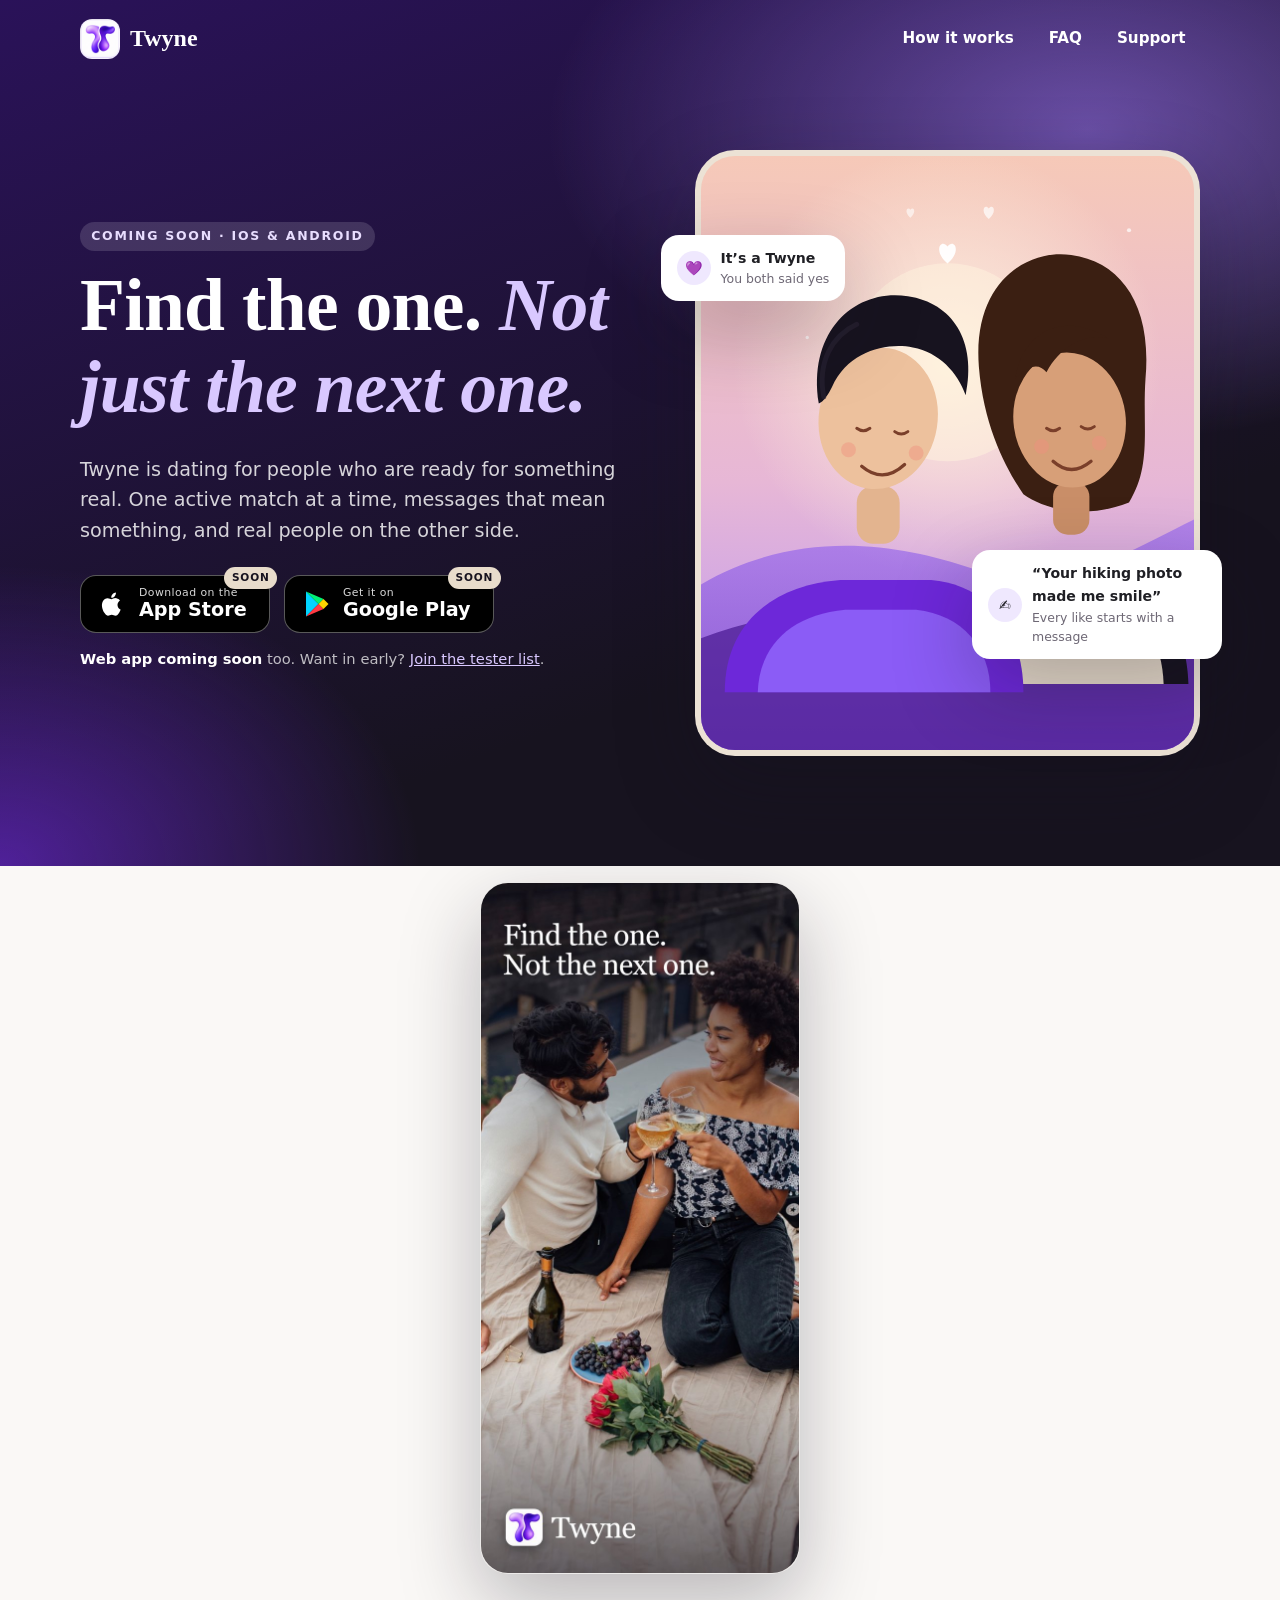
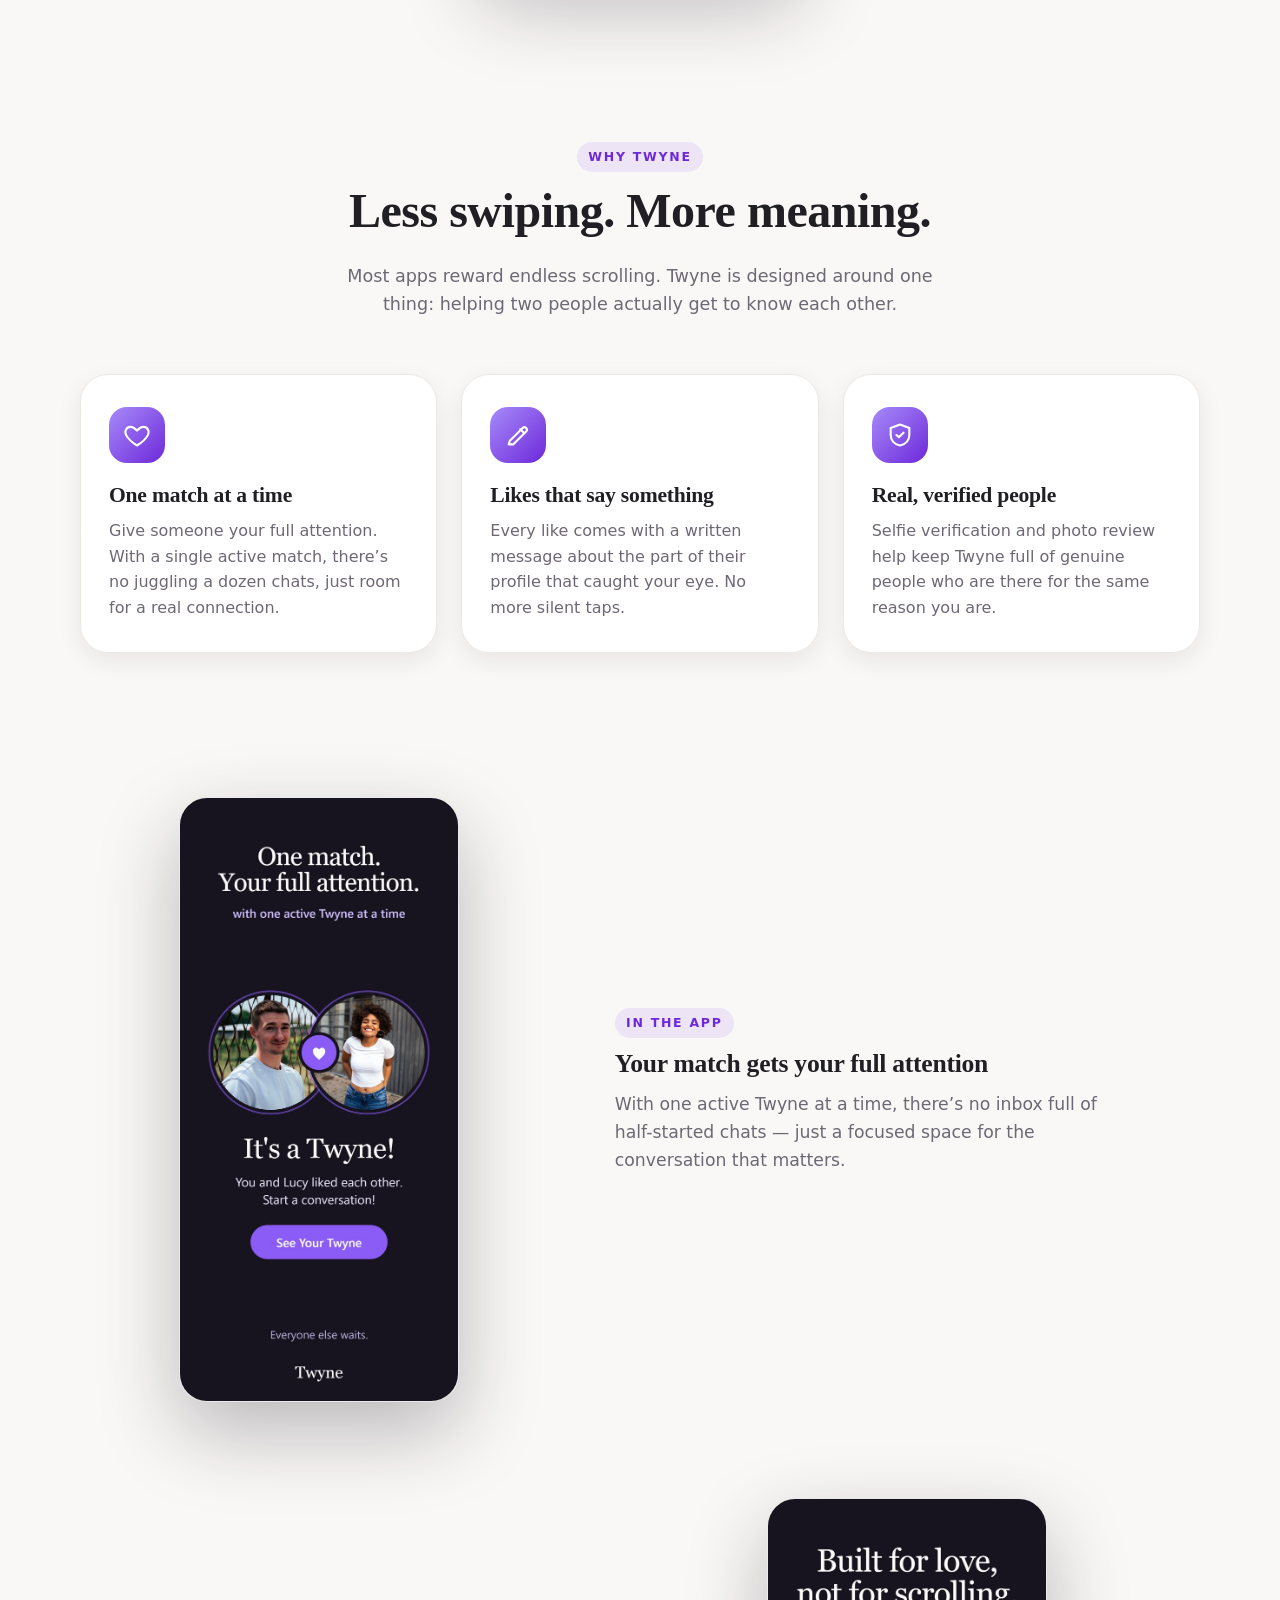
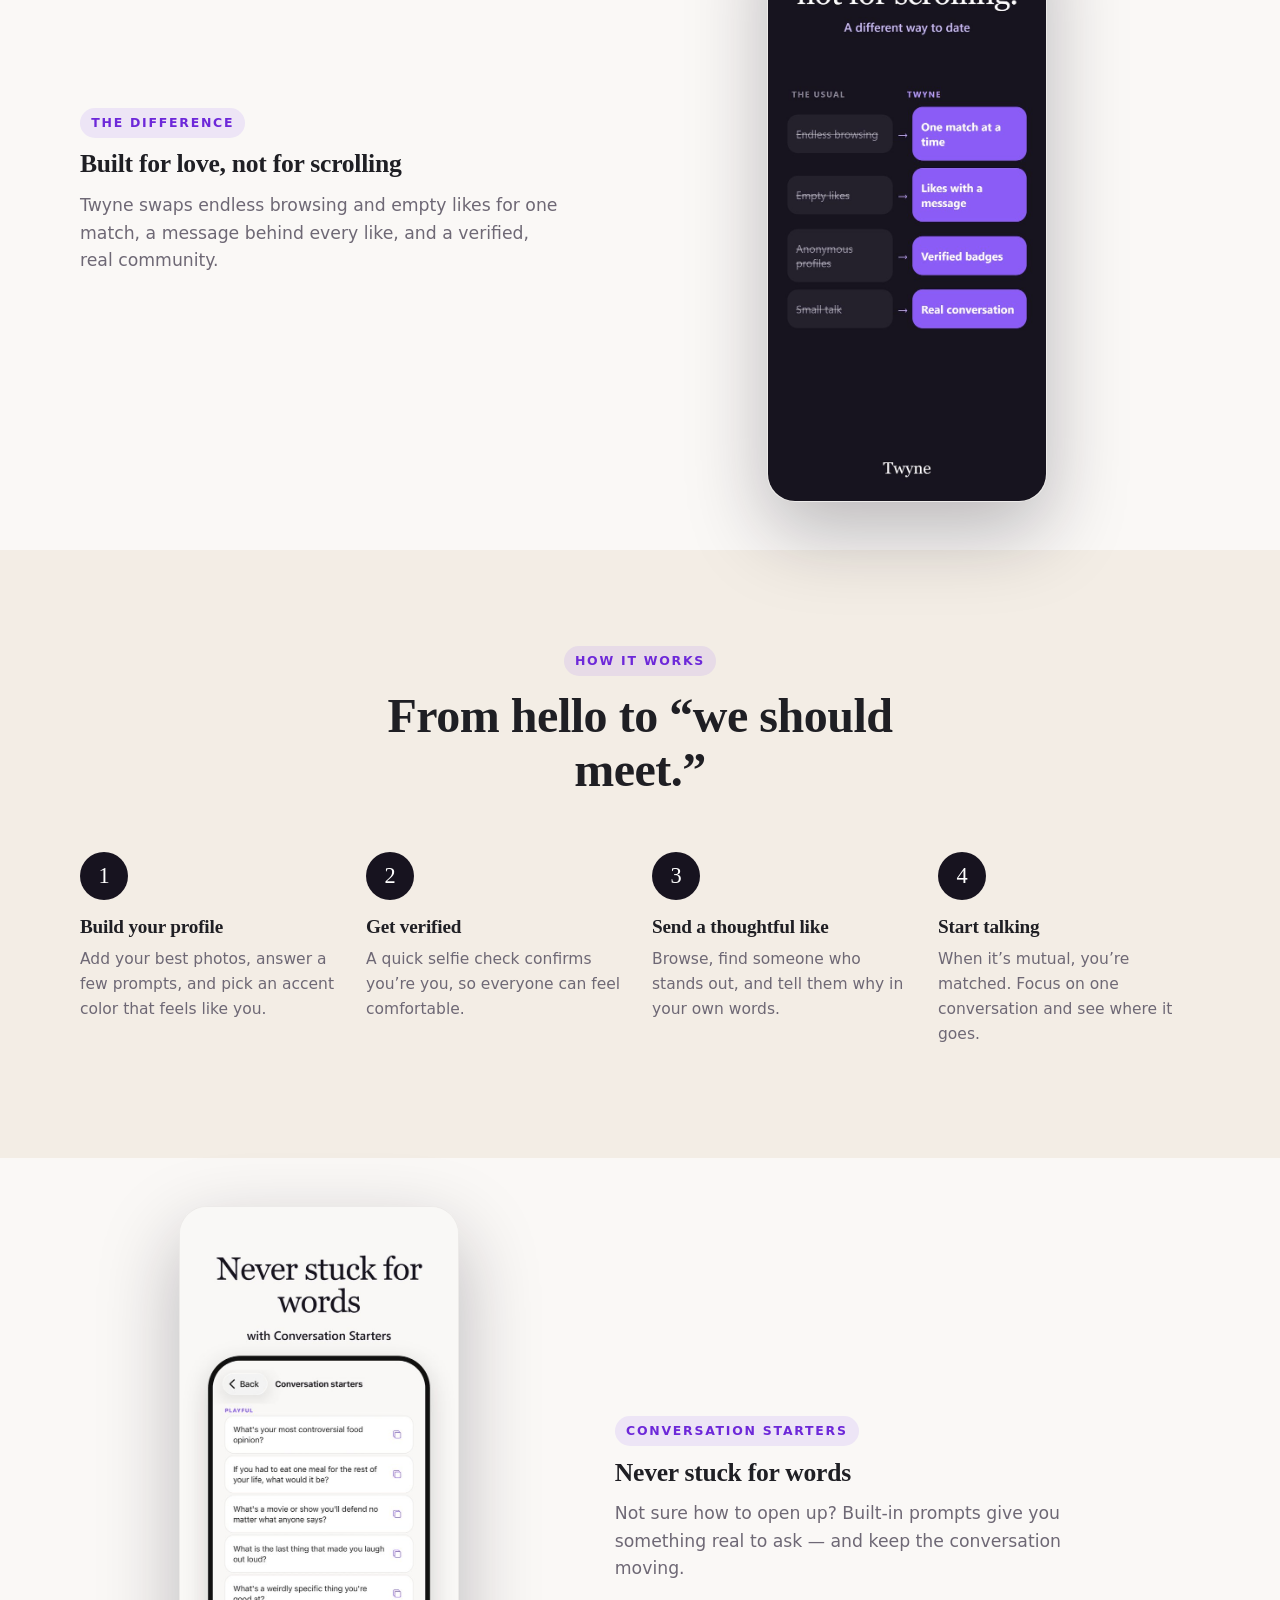
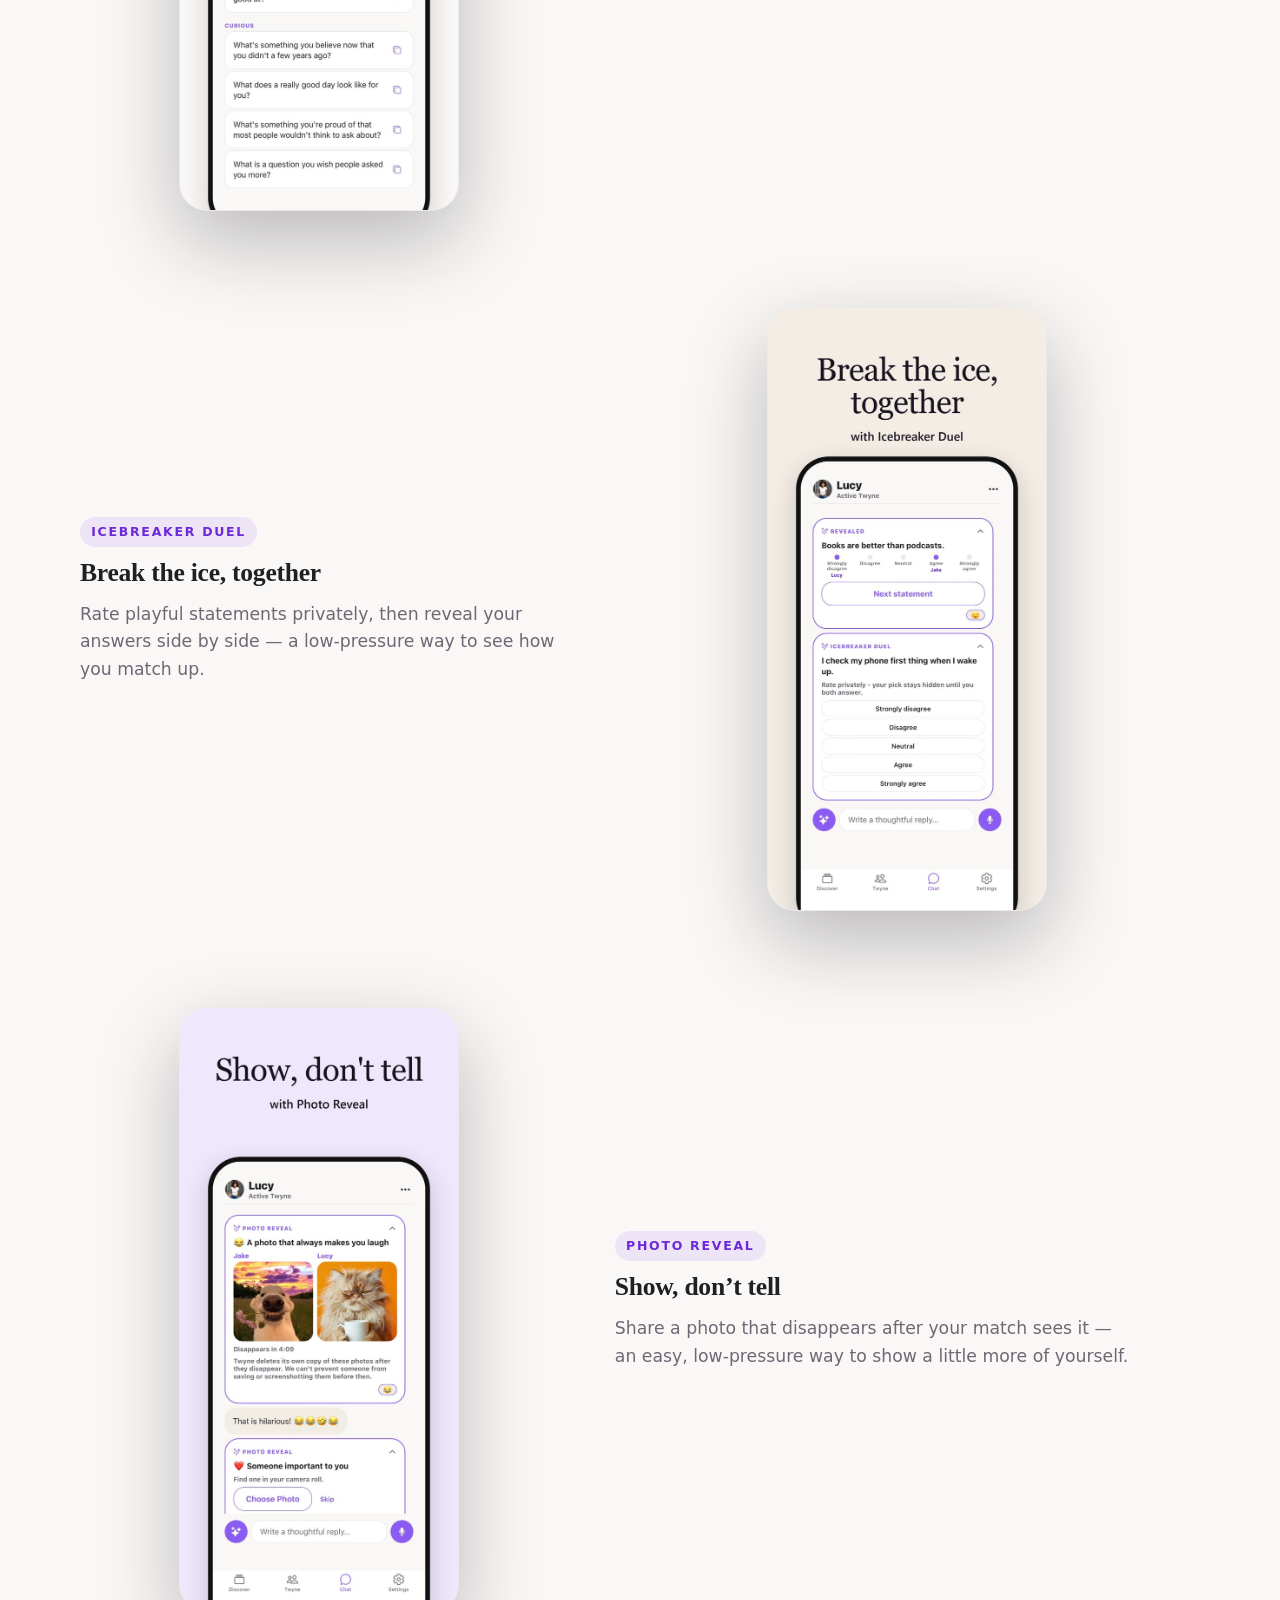
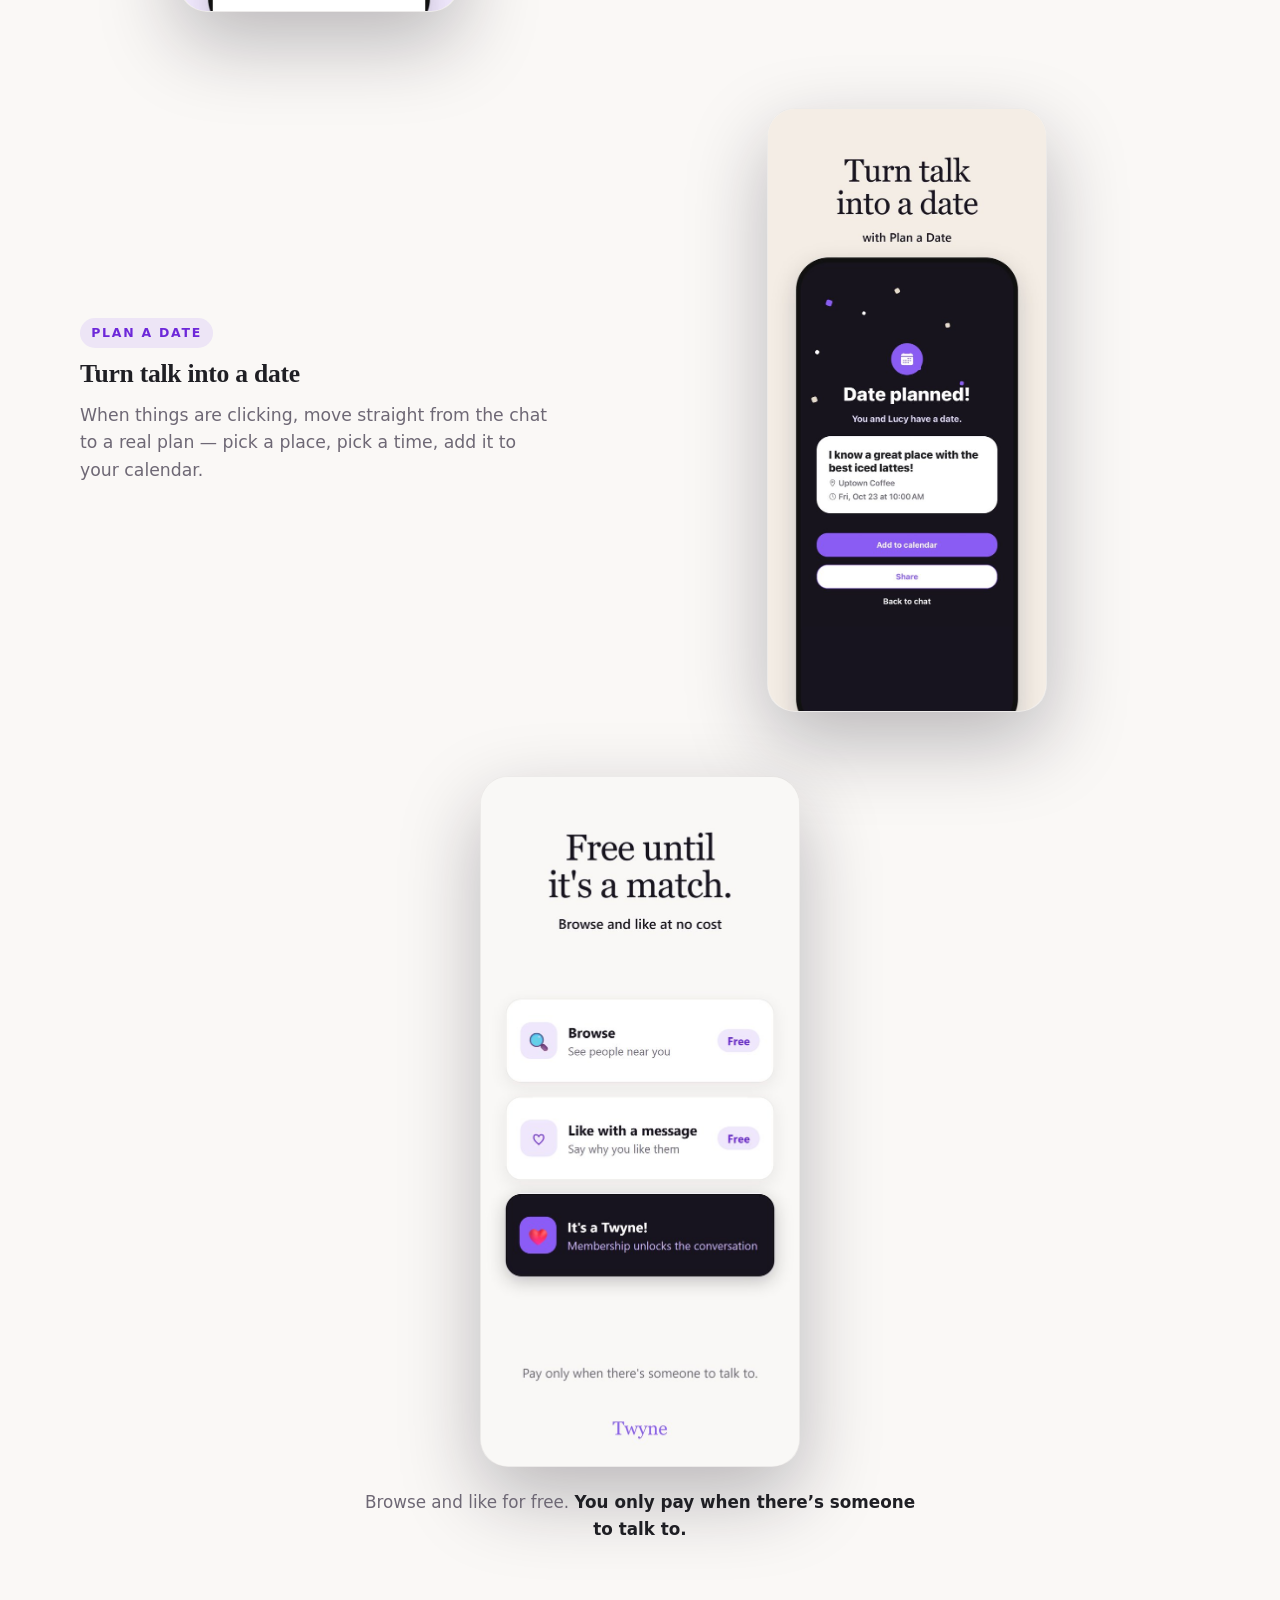
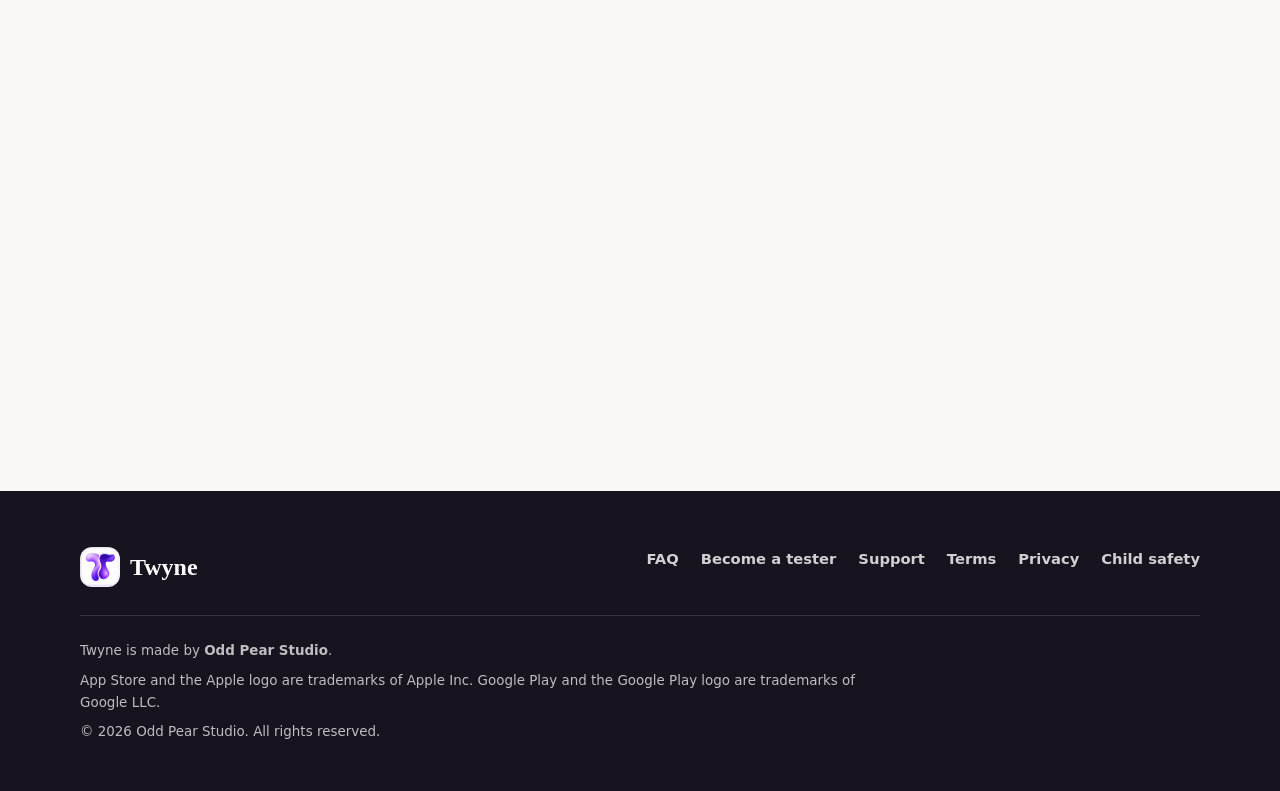
<file: index.html>
<!doctype html>
<html lang="en">
<head>
  <meta charset="utf-8">
  <meta name="viewport" content="width=device-width, initial-scale=1">
  <title>Twyne — Dating for people who want something real</title>
  <meta name="description" content="Twyne is a dating app built for long-term relationships: one active match at a time, thoughtful messages, verified people. Coming soon to the App Store and Google Play.">
  <meta name="theme-color" content="#8B5CF6">
  <link rel="canonical" href="https://twyne-dating.com/">
  <link rel="icon" href="assets/icon-192.png">
  <link rel="apple-touch-icon" href="assets/icon-192.png">
  <meta property="og:type" content="website">
  <meta property="og:title" content="Twyne — Dating for people who want something real">
  <meta property="og:description" content="One match at a time. Thoughtful messages. Verified people. Coming soon to iOS and Android.">
  <meta property="og:url" content="https://twyne-dating.com/">
  <meta property="og:image" content="https://twyne-dating.com/assets/icon-512.png">
  <link rel="stylesheet" href="styles.css">
</head>
<body>

<header class="nav on-dark">
  <div class="wrap">
    <a class="brand" href="./"><img src="assets/icon-192.png" alt="" width="40" height="40">Twyne</a>
    <nav class="nav-links" aria-label="Main">
      <a href="#how">How it works</a>
      <a href="faq.html">FAQ</a>
      <a href="support">Support</a>
    </nav>
  </div>
</header>

<main>
  <section class="hero">
    <div class="wrap">
      <div>
        <span class="eyebrow">Coming soon · iOS &amp; Android</span>
        <h1>Find the one. <em>Not just the next one.</em></h1>
        <p class="lead">Twyne is dating for people who are ready for something real. One active match at a time, messages that mean something, and real people on the other side.</p>

        <div class="stores">
          <!-- Replace href="#" with the live store URLs at launch, and remove aria-disabled / the .soon badge. -->
          <a class="store" href="#" aria-disabled="true" aria-label="Download on the App Store — coming soon">
            <svg viewBox="0 0 24 24" fill="#fff" aria-hidden="true"><path d="M16.4 12.6c0-2.3 1.9-3.4 2-3.5-1.1-1.6-2.8-1.8-3.4-1.8-1.4-.1-2.8.9-3.5.9s-1.8-.8-3-.8c-1.5 0-3 .9-3.8 2.3-1.6 2.8-.4 7 1.2 9.3.8 1.1 1.7 2.4 2.9 2.3 1.2 0 1.6-.7 3-.7s1.8.7 3 .7c1.2 0 2-1.1 2.8-2.2.9-1.3 1.2-2.5 1.3-2.6-.1 0-2.5-1-2.5-3.9zM14.2 5.7c.6-.8 1.1-1.8.9-2.9-.9 0-2 .6-2.7 1.4-.6.7-1.1 1.8-1 2.8 1 .1 2-.5 2.8-1.3z"/></svg>
            <span><small>Download on the</small><strong>App Store</strong></span>
            <span class="soon">Soon</span>
          </a>
          <a class="store" href="#" aria-disabled="true" aria-label="Get it on Google Play — coming soon">
            <svg viewBox="0 0 24 24" aria-hidden="true"><path fill="#00D4FF" d="M4 2 14 12 4 22Z"/><path fill="#00F076" d="M4 2 14 12 18 8Z"/><path fill="#FF3A44" d="M4 22 14 12 18 16Z"/><path fill="#FFD400" d="M18 8 22 12 18 16 14 12Z"/></svg>
            <span><small>Get it on</small><strong>Google Play</strong></span>
            <span class="soon">Soon</span>
          </a>
        </div>
        <p class="web-soon"><b>Web app coming soon</b> too. Want in early? <a href="testers.html" style="color:#D9C8FF">Join the tester list</a>.</p>
      </div>

      <div class="hero-art">
        <div class="photo-card">
          <!-- Swap for a real photo any time: save it as assets/couple.jpg and change the src below. -->
          <img src="assets/couple.svg" alt="A couple laughing together, heads leaning in" width="600" height="720">
        </div>
        <div class="chip c1">
          <span class="dot">💜</span>
          <span>It’s a Twyne<small>You both said yes</small></span>
        </div>
        <div class="chip c2">
          <span class="dot">✍️</span>
          <span>“Your hiking photo made me smile”<small>Every like starts with a message</small></span>
        </div>
      </div>
    </div>
  </section>

  <section class="showcase-banner">
    <div class="wrap">
      <div class="shot reveal">
        <img src="assets/screens/twyne-ios-7.jpg" alt="Twyne app screenshot: a couple toasting on a rooftop picnic, with the headline 'Find the one. Not the next one.'" width="640" height="1387" loading="lazy">
      </div>
    </div>
  </section>

  <section id="why">
    <div class="wrap">
      <div class="section-head reveal">
        <span class="eyebrow">Why Twyne</span>
        <h2>Less swiping. More meaning.</h2>
        <p>Most apps reward endless scrolling. Twyne is designed around one thing: helping two people actually get to know each other.</p>
      </div>
      <div class="cards">
        <article class="card reveal">
          <div class="icon"><svg viewBox="0 0 24 24"><path d="M12 21s-7-4.4-9.3-8.9C1 8.6 3 5 6.5 5c2 0 3.5 1.1 5.5 3.2C14 6.1 15.5 5 17.5 5 21 5 23 8.6 21.3 12.1 19 16.6 12 21 12 21Z"/></svg></div>
          <h3>One match at a time</h3>
          <p>Give someone your full attention. With a single active match, there’s no juggling a dozen chats, just room for a real connection.</p>
        </article>
        <article class="card reveal">
          <div class="icon"><svg viewBox="0 0 24 24"><path d="M4 20h4L19 9a2.1 2.1 0 0 0-3-3L5 17l-1 3Z"/><path d="m14 7 3 3"/></svg></div>
          <h3>Likes that say something</h3>
          <p>Every like comes with a written message about the part of their profile that caught your eye. No more silent taps.</p>
        </article>
        <article class="card reveal">
          <div class="icon"><svg viewBox="0 0 24 24"><path d="M12 3 4 6v6c0 4.5 3.2 8 8 9 4.8-1 8-4.5 8-9V6l-8-3Z"/><path d="m9 12 2 2 4-4"/></svg></div>
          <h3>Real, verified people</h3>
          <p>Selfie verification and photo review help keep Twyne full of genuine people who are there for the same reason you are.</p>
        </article>
      </div>
    </div>
  </section>

  <section class="showcase">
    <div class="wrap">
      <div class="shot-col shot reveal">
        <img src="assets/screens/twyne-ios-6a.jpg" alt="Twyne app screenshot showing a match screen: It's a Twyne! You and Lucy liked each other." width="640" height="1387" loading="lazy">
      </div>
      <div class="text-col reveal">
        <span class="eyebrow">In the app</span>
        <h3>Your match gets your full attention</h3>
        <p>With one active Twyne at a time, there’s no inbox full of half-started chats — just a focused space for the conversation that matters.</p>
      </div>
    </div>
  </section>

  <section class="showcase flip">
    <div class="wrap">
      <div class="shot-col shot reveal">
        <img src="assets/screens/twyne-ios-9b.jpg" alt="Twyne app screenshot comparing 'the usual' dating app habits to Twyne: one match at a time, likes with a message, verified badges, real conversation." width="640" height="1387" loading="lazy">
      </div>
      <div class="text-col reveal">
        <span class="eyebrow">The difference</span>
        <h3>Built for love, not for scrolling</h3>
        <p>Twyne swaps endless browsing and empty likes for one match, a message behind every like, and a verified, real community.</p>
      </div>
    </div>
  </section>

  <section id="how" class="steps">
    <div class="wrap">
      <div class="section-head reveal">
        <span class="eyebrow">How it works</span>
        <h2>From hello to “we should meet.”</h2>
      </div>
      <div class="step-list">
        <div class="step reveal"><h3>Build your profile</h3><p>Add your best photos, answer a few prompts, and pick an accent color that feels like you.</p></div>
        <div class="step reveal"><h3>Get verified</h3><p>A quick selfie check confirms you’re you, so everyone can feel comfortable.</p></div>
        <div class="step reveal"><h3>Send a thoughtful like</h3><p>Browse, find someone who stands out, and tell them why in your own words.</p></div>
        <div class="step reveal"><h3>Start talking</h3><p>When it’s mutual, you’re matched. Focus on one conversation and see where it goes.</p></div>
      </div>
    </div>
  </section>

  <section class="showcase">
    <div class="wrap">
      <div class="shot-col shot reveal">
        <img src="assets/screens/twyne-ios-5.jpg" alt="Twyne app screenshot of the Conversation Starters screen with playful and curious prompts." width="640" height="1387" loading="lazy">
      </div>
      <div class="text-col reveal">
        <span class="eyebrow">Conversation starters</span>
        <h3>Never stuck for words</h3>
        <p>Not sure how to open up? Built-in prompts give you something real to ask — and keep the conversation moving.</p>
      </div>
    </div>
  </section>

  <section class="showcase flip">
    <div class="wrap">
      <div class="shot-col shot reveal">
        <img src="assets/screens/twyne-ios-10.jpg" alt="Twyne app screenshot of Icebreaker Duel, where both people privately rate a statement and reveal their answers together." width="640" height="1387" loading="lazy">
      </div>
      <div class="text-col reveal">
        <span class="eyebrow">Icebreaker Duel</span>
        <h3>Break the ice, together</h3>
        <p>Rate playful statements privately, then reveal your answers side by side — a low-pressure way to see how you match up.</p>
      </div>
    </div>
  </section>

  <section class="showcase">
    <div class="wrap">
      <div class="shot-col shot reveal">
        <img src="assets/screens/twyne-ios-11.jpg" alt="Twyne app screenshot of Photo Reveal, sharing a photo that disappears after a few minutes." width="640" height="1387" loading="lazy">
      </div>
      <div class="text-col reveal">
        <span class="eyebrow">Photo Reveal</span>
        <h3>Show, don’t tell</h3>
        <p>Share a photo that disappears after your match sees it — an easy, low-pressure way to show a little more of yourself.</p>
      </div>
    </div>
  </section>

  <section class="showcase flip">
    <div class="wrap">
      <div class="shot-col shot reveal">
        <img src="assets/screens/twyne-ios-13.jpg" alt="Twyne app screenshot of Plan a Date, confirming a coffee date with location and time." width="640" height="1387" loading="lazy">
      </div>
      <div class="text-col reveal">
        <span class="eyebrow">Plan a date</span>
        <h3>Turn talk into a date</h3>
        <p>When things are clicking, move straight from the chat to a real plan — pick a place, pick a time, add it to your calendar.</p>
      </div>
    </div>
  </section>

  <section class="showcase-banner">
    <div class="wrap">
      <div class="shot reveal">
        <img src="assets/screens/twyne-ios-8a.jpg" alt="Twyne app screenshot: Free until it's a match. Browsing and liking are free; membership unlocks the conversation." width="640" height="1387" loading="lazy">
      </div>
      <p class="caption">Browse and like for free. <b>You only pay when there’s someone to talk to.</b></p>
    </div>
  </section>

  <section>
    <div class="wrap">
      <div class="band reveal">
        <div>
          <h2>Be one of the first to try Twyne.</h2>
          <p>We’re opening up testing before launch. Tell us a little about yourself and help shape the app.</p>
        </div>
        <div class="actions">
          <a class="btn ghost" href="faq.html">Read the FAQ</a>
        </div>
      </div>
    </div>
  </section>
</main>

<footer class="footer">
  <div class="wrap">
    <div class="top">
      <a class="brand" href="./"><img src="assets/icon-192.png" alt="" width="40" height="40">Twyne</a>
      <nav aria-label="Footer"><a href="faq.html">FAQ</a><a href="testers.html">Become a tester</a><a href="support">Support</a><a href="terms">Terms</a><a href="privacy">Privacy</a><a href="child-safety">Child safety</a></nav>
    </div>
    <div class="fine">
      <p>Twyne is made by <strong>Odd Pear Studio</strong>.</p>
      <p>App Store and the Apple logo are trademarks of Apple Inc. Google Play and the Google Play logo are trademarks of Google LLC.</p>
      <p>&copy; <span id="yr">2026</span> Odd Pear Studio. All rights reserved.</p>
    </div>
  </div>
</footer>

<script src="script.js"></script>
<script>document.getElementById('yr').textContent = new Date().getFullYear();</script>
</body>
</html>
</file>
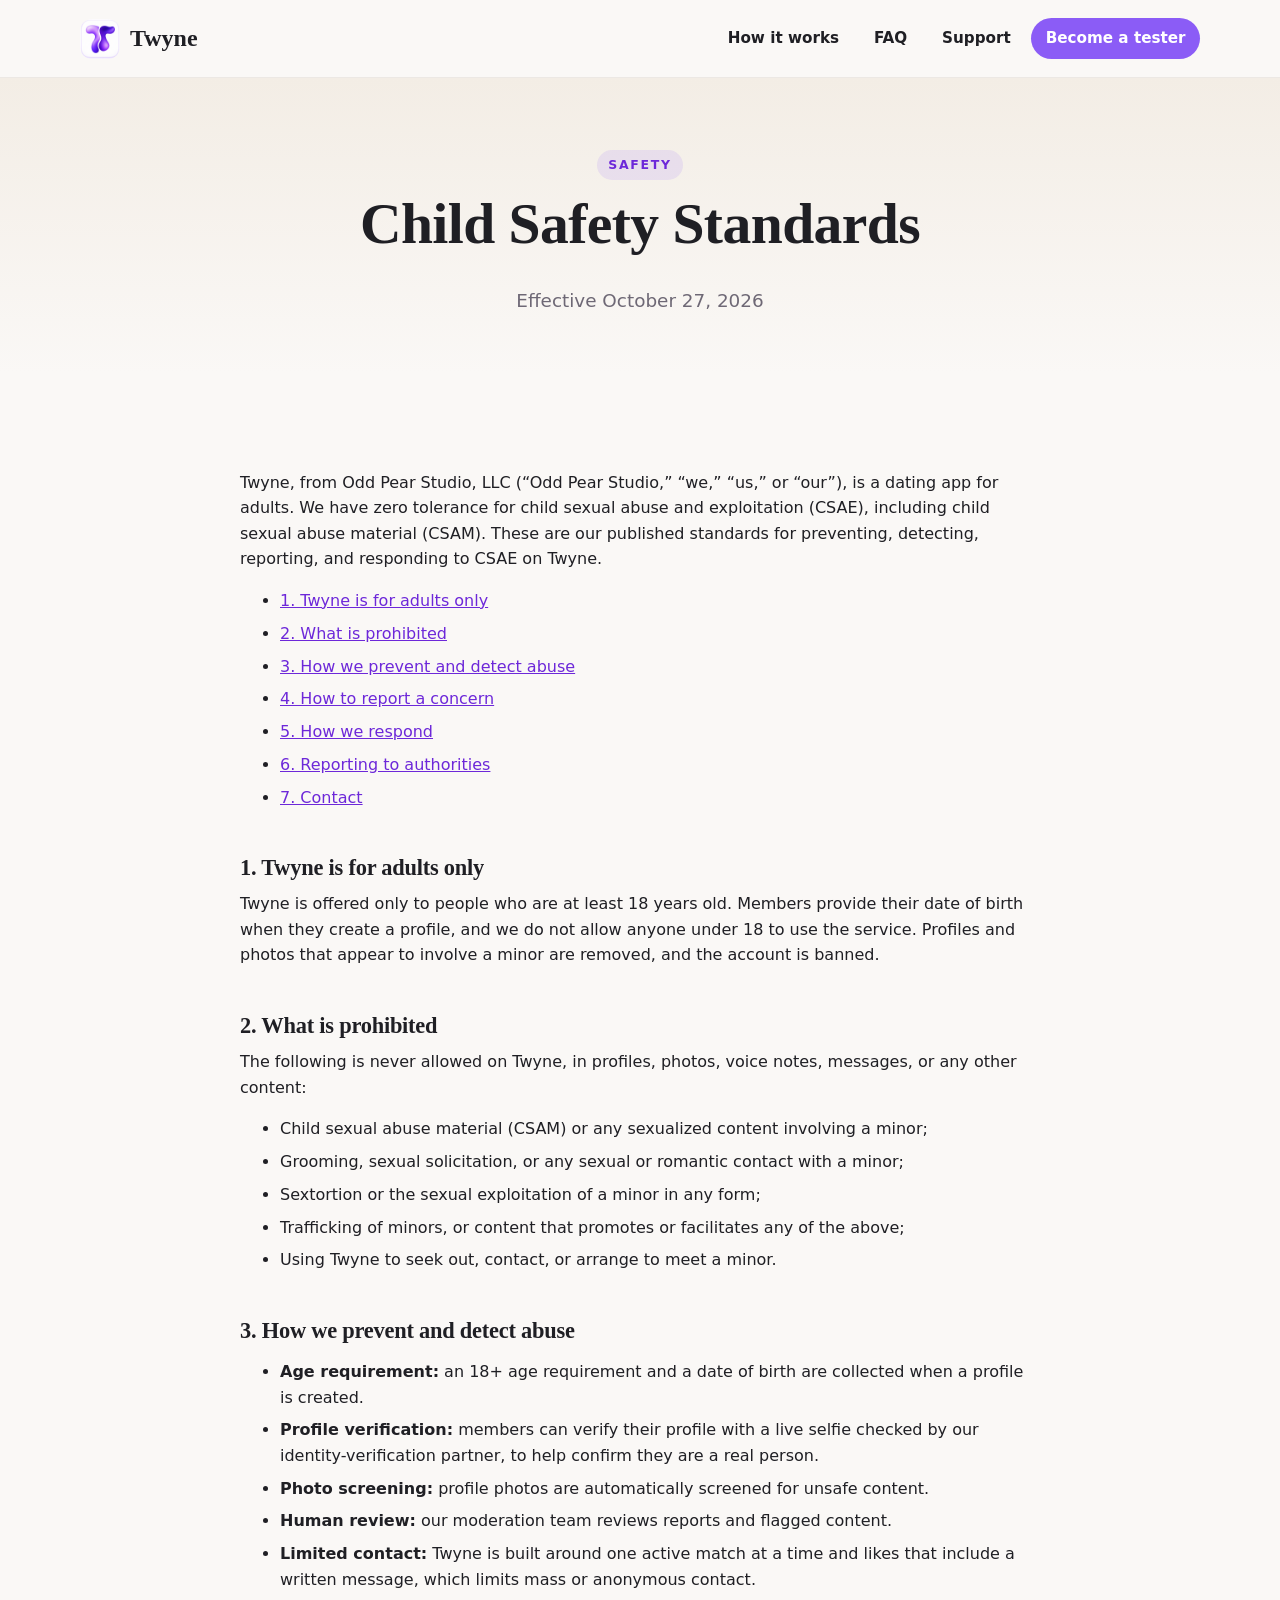
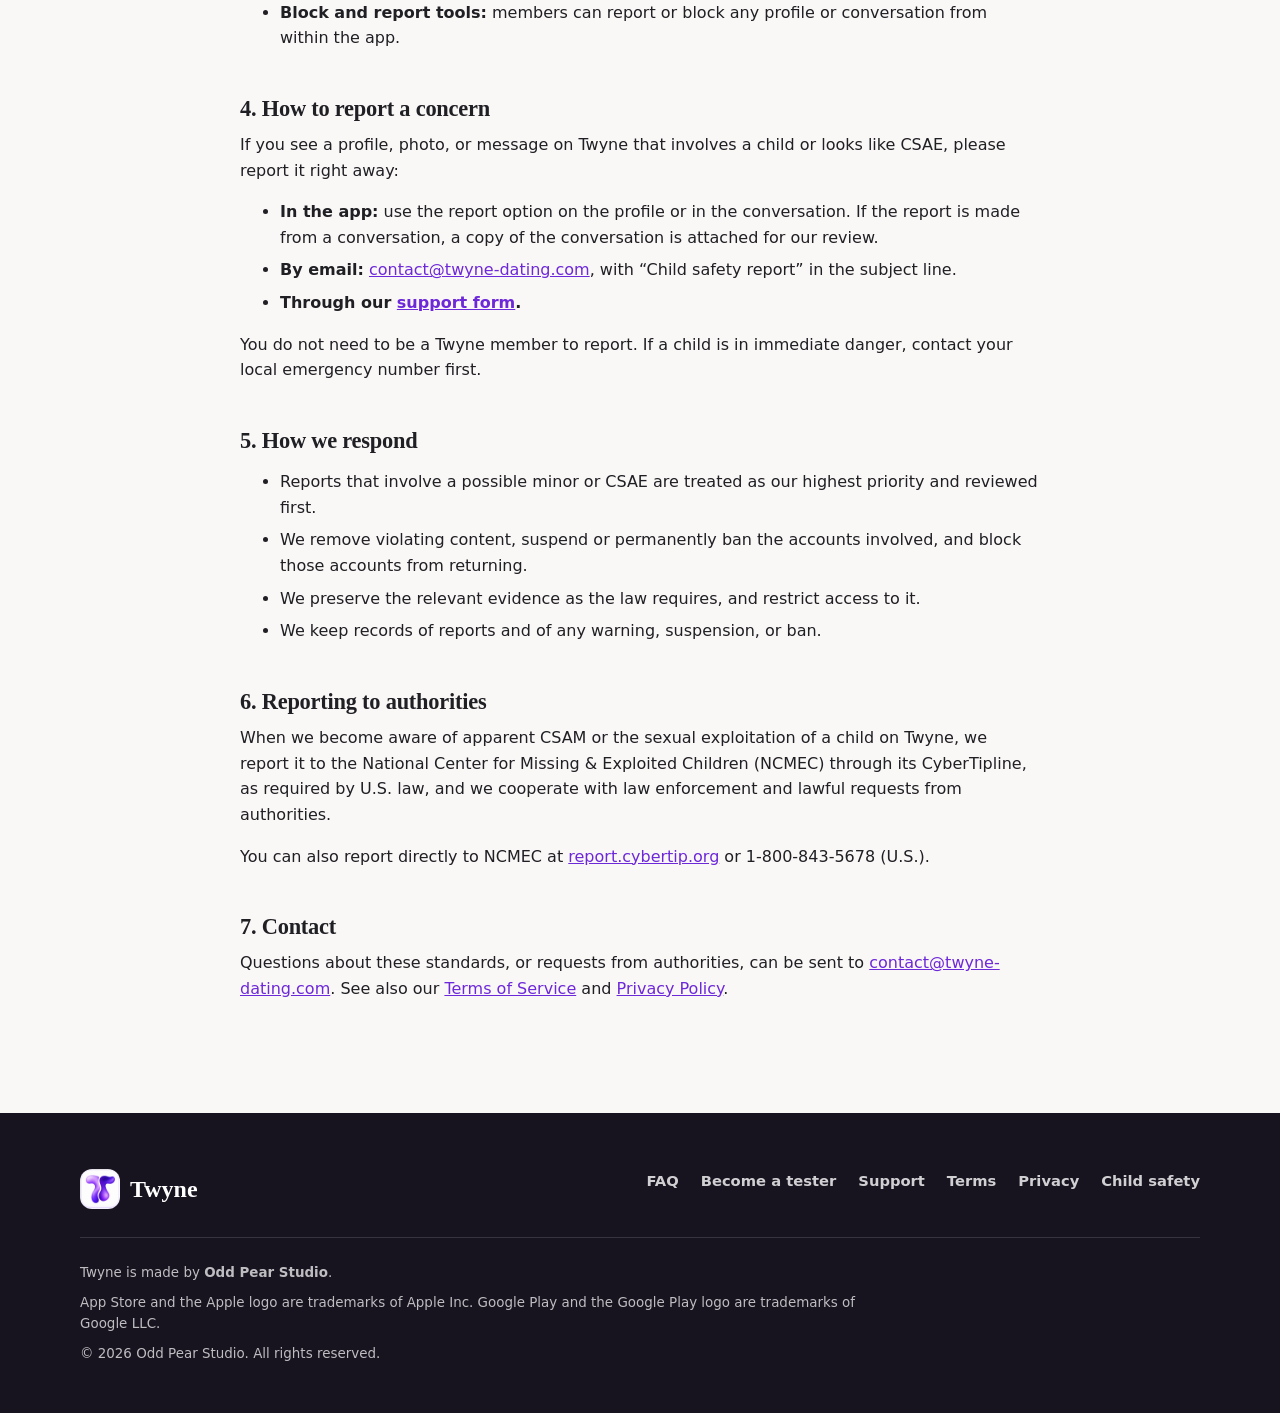
<file: child-safety.html>
<!doctype html>
<html lang="en">
<head>
  <meta charset="utf-8">
  <meta name="viewport" content="width=device-width, initial-scale=1">
  <title>Child Safety Standards — Twyne</title>
  <meta name="description" content="Twyne's published standards against child sexual abuse and exploitation (CSAE): who can use Twyne, how we prevent and detect abuse, how to report it, and how we respond.">
  <meta name="theme-color" content="#8B5CF6">
  <link rel="canonical" href="https://twyne-dating.com/child-safety">
  <link rel="icon" href="assets/icon-192.png">
  <link rel="apple-touch-icon" href="assets/icon-192.png">
  <link rel="stylesheet" href="styles.css">
</head>
<body>

<header class="nav on-light">
  <div class="wrap">
    <a class="brand" href="./"><img src="assets/icon-192.png" alt="" width="40" height="40">Twyne</a>
    <nav class="nav-links" aria-label="Main">
      <a href="./#how">How it works</a>
      <a href="faq.html">FAQ</a>
      <a href="support">Support</a>
      <a class="cta" href="testers.html">Become a tester</a>
    </nav>
  </div>
</header>

<main>
  <div class="page-head">
    <div class="wrap">
      <span class="eyebrow">Safety</span>
      <h1>Child Safety Standards</h1>
      <p>Effective October 27, 2026</p>
    </div>
  </div>

  <!-- LEGAL REVIEW: written for Google Play's CSAE standards requirement from the app's actual safety features and the Privacy Policy; not legal advice. Have counsel review the reporting commitments (section 6) before relying on it. -->
  <section class="legal wrap">
    <p>Twyne, from Odd Pear Studio, LLC (“Odd Pear Studio,” “we,” “us,” or “our”), is a dating app for adults. We have zero tolerance for child sexual abuse and exploitation (CSAE), including child sexual abuse material (CSAM). These are our published standards for preventing, detecting, reporting, and responding to CSAE on Twyne.</p>

    <ul>
      <li><a href="#adults-only">1. Twyne is for adults only</a></li>
      <li><a href="#prohibited">2. What is prohibited</a></li>
      <li><a href="#prevention">3. How we prevent and detect abuse</a></li>
      <li><a href="#report">4. How to report a concern</a></li>
      <li><a href="#response">5. How we respond</a></li>
      <li><a href="#authorities">6. Reporting to authorities</a></li>
      <li><a href="#contact">7. Contact</a></li>
    </ul>

    <h2 id="adults-only">1. Twyne is for adults only</h2>
    <p>Twyne is offered only to people who are at least 18 years old. Members provide their date of birth when they create a profile, and we do not allow anyone under 18 to use the service. Profiles and photos that appear to involve a minor are removed, and the account is banned.</p>

    <h2 id="prohibited">2. What is prohibited</h2>
    <p>The following is never allowed on Twyne, in profiles, photos, voice notes, messages, or any other content:</p>
    <ul>
      <li>Child sexual abuse material (CSAM) or any sexualized content involving a minor;</li>
      <li>Grooming, sexual solicitation, or any sexual or romantic contact with a minor;</li>
      <li>Sextortion or the sexual exploitation of a minor in any form;</li>
      <li>Trafficking of minors, or content that promotes or facilitates any of the above;</li>
      <li>Using Twyne to seek out, contact, or arrange to meet a minor.</li>
    </ul>

    <h2 id="prevention">3. How we prevent and detect abuse</h2>
    <ul>
      <li><strong>Age requirement:</strong> an 18+ age requirement and a date of birth are collected when a profile is created.</li>
      <li><strong>Profile verification:</strong> members can verify their profile with a live selfie checked by our identity-verification partner, to help confirm they are a real person.</li>
      <li><strong>Photo screening:</strong> profile photos are automatically screened for unsafe content.</li>
      <li><strong>Human review:</strong> our moderation team reviews reports and flagged content.</li>
      <li><strong>Limited contact:</strong> Twyne is built around one active match at a time and likes that include a written message, which limits mass or anonymous contact.</li>
      <li><strong>Block and report tools:</strong> members can report or block any profile or conversation from within the app.</li>
    </ul>

    <h2 id="report">4. How to report a concern</h2>
    <p>If you see a profile, photo, or message on Twyne that involves a child or looks like CSAE, please report it right away:</p>
    <ul>
      <li><strong>In the app:</strong> use the report option on the profile or in the conversation. If the report is made from a conversation, a copy of the conversation is attached for our review.</li>
      <li><strong>By email:</strong> <a href="mailto:contact@twyne-dating.com?subject=Child%20safety%20report">contact@twyne-dating.com</a>, with “Child safety report” in the subject line.</li>
      <li><strong>Through our <a href="support">support form</a>.</strong></li>
    </ul>
    <p>You do not need to be a Twyne member to report. If a child is in immediate danger, contact your local emergency number first.</p>

    <h2 id="response">5. How we respond</h2>
    <ul>
      <li>Reports that involve a possible minor or CSAE are treated as our highest priority and reviewed first.</li>
      <li>We remove violating content, suspend or permanently ban the accounts involved, and block those accounts from returning.</li>
      <li>We preserve the relevant evidence as the law requires, and restrict access to it.</li>
      <li>We keep records of reports and of any warning, suspension, or ban.</li>
    </ul>

    <h2 id="authorities">6. Reporting to authorities</h2>
    <p>When we become aware of apparent CSAM or the sexual exploitation of a child on Twyne, we report it to the National Center for Missing &amp; Exploited Children (NCMEC) through its CyberTipline, as required by U.S. law, and we cooperate with law enforcement and lawful requests from authorities.</p>
    <p>You can also report directly to NCMEC at <a href="https://report.cybertip.org" rel="noopener">report.cybertip.org</a> or 1-800-843-5678 (U.S.).</p>

    <h2 id="contact">7. Contact</h2>
    <p>Questions about these standards, or requests from authorities, can be sent to <a href="mailto:contact@twyne-dating.com">contact@twyne-dating.com</a>. See also our <a href="terms">Terms of Service</a> and <a href="privacy">Privacy Policy</a>.</p>
  </section>
</main>

<footer class="footer">
  <div class="wrap">
    <div class="top">
      <a class="brand" href="./"><img src="assets/icon-192.png" alt="" width="40" height="40">Twyne</a>
      <nav aria-label="Footer"><a href="faq.html">FAQ</a><a href="testers.html">Become a tester</a><a href="support">Support</a><a href="terms">Terms</a><a href="privacy">Privacy</a><a href="child-safety">Child safety</a></nav>
    </div>
    <div class="fine">
      <p>Twyne is made by <strong>Odd Pear Studio</strong>.</p>
      <p>App Store and the Apple logo are trademarks of Apple Inc. Google Play and the Google Play logo are trademarks of Google LLC.</p>
      <p>&copy; <span id="yr">2026</span> Odd Pear Studio. All rights reserved.</p>
    </div>
  </div>
</footer>

<script src="script.js"></script>
<script>document.getElementById('yr').textContent = new Date().getFullYear();</script>
</body>
</html>
</file>
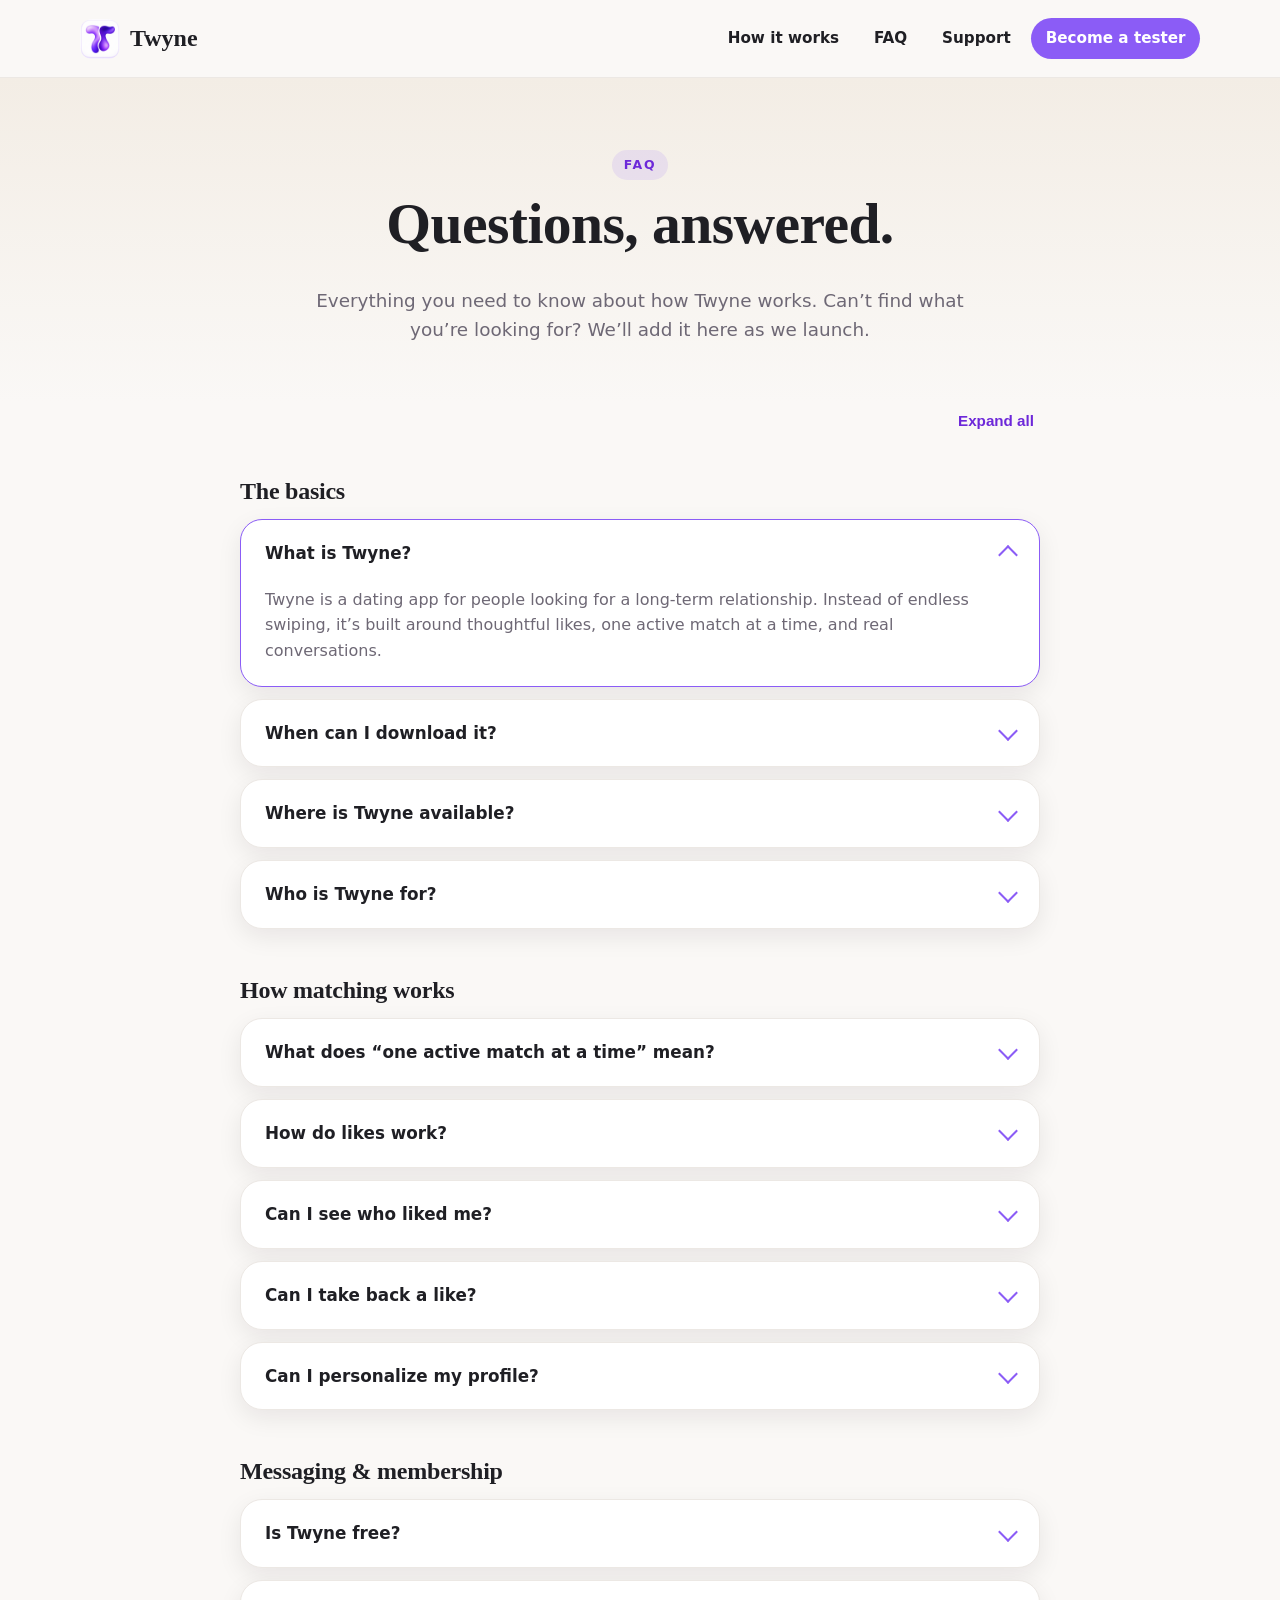
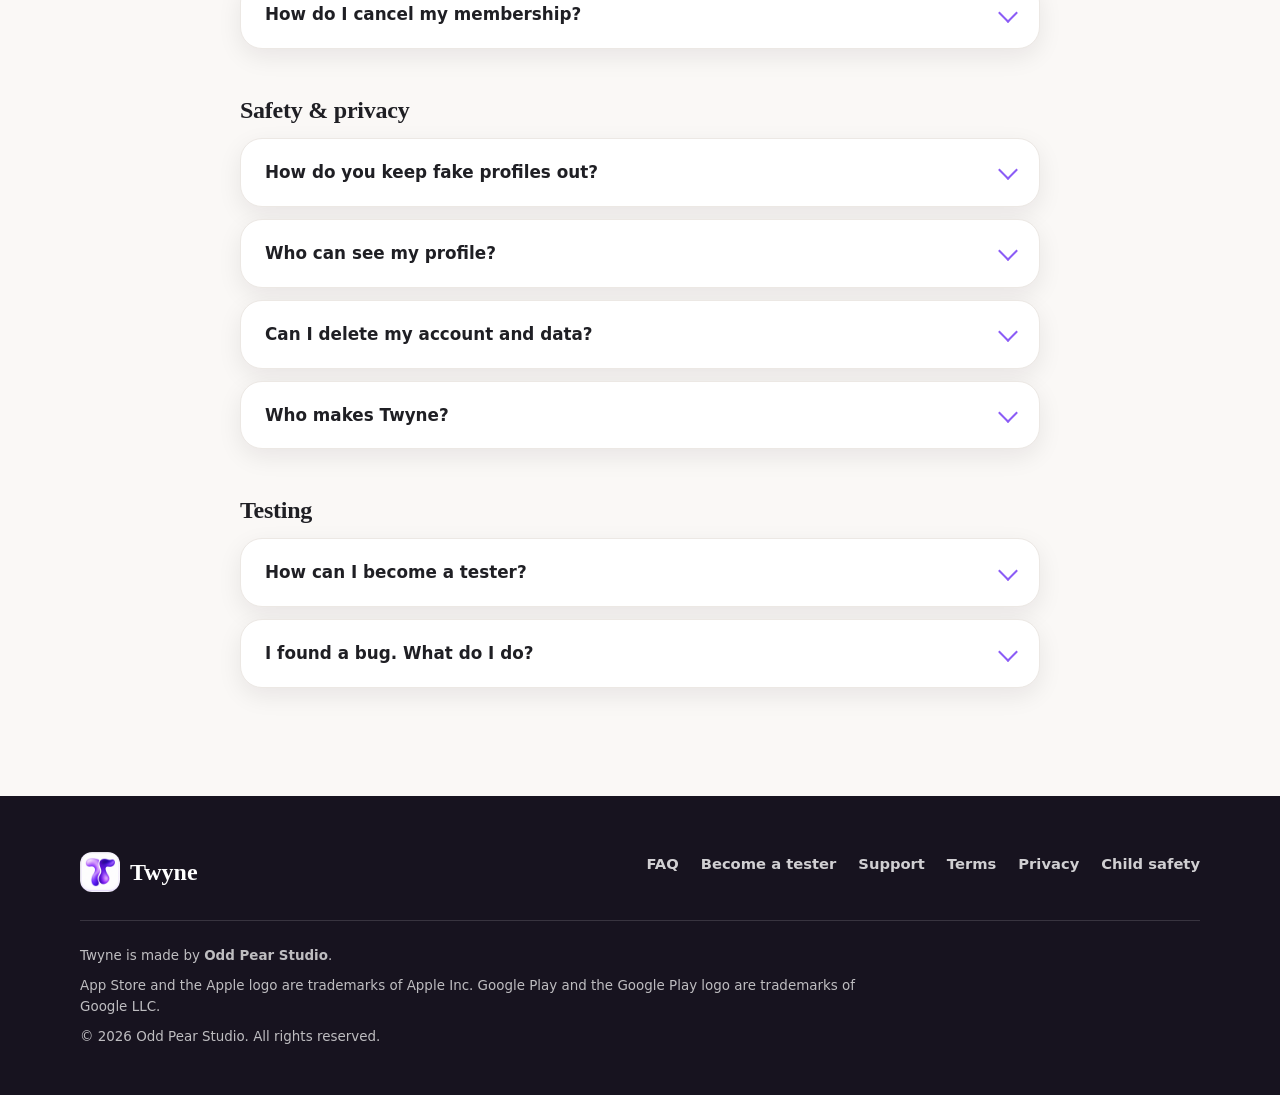
<file: faq.html>
<!doctype html>
<html lang="en">
<head>
  <meta charset="utf-8">
  <meta name="viewport" content="width=device-width, initial-scale=1">
  <title>FAQ — Twyne</title>
  <meta name="description" content="Answers to common questions about how Twyne works: matching, messaging, verification, safety, membership, and where it's available.">
  <meta name="theme-color" content="#8B5CF6">
  <link rel="canonical" href="https://twyne-dating.com/faq.html">
  <link rel="icon" href="assets/icon-192.png">
  <link rel="apple-touch-icon" href="assets/icon-192.png">
  <link rel="stylesheet" href="styles.css">
</head>
<body>

<header class="nav on-light">
  <div class="wrap">
    <a class="brand" href="./"><img src="assets/icon-192.png" alt="" width="40" height="40">Twyne</a>
    <nav class="nav-links" aria-label="Main">
      <a href="./#how">How it works</a>
      <a href="faq.html" aria-current="page">FAQ</a>
      <a href="support">Support</a>
      <a class="cta" href="testers.html">Become a tester</a>
    </nav>
  </div>
</header>

<main>
  <div class="page-head">
    <div class="wrap">
      <span class="eyebrow">FAQ</span>
      <h1>Questions, answered.</h1>
      <p>Everything you need to know about how Twyne works. Can’t find what you’re looking for? We’ll add it here as we launch.</p>
    </div>
  </div>

  <div class="wrap faq-wrap">
    <div class="faq-tools"><button class="linkbtn" id="toggle-all" type="button">Expand all</button></div>

    <h2 class="faq-group">The basics</h2>
    <details open>
      <summary>What is Twyne?</summary>
      <div class="answer"><p>Twyne is a dating app for people looking for a long-term relationship. Instead of endless swiping, it’s built around thoughtful likes, one active match at a time, and real conversations.</p></div>
    </details>
    <details>
      <summary>When can I download it?</summary>
      <div class="answer"><p>Twyne is coming soon to the Apple App Store and Google Play. A web version is also on the way. Want to try it before everyone else? <a href="testers.html">Sign up to be a tester</a>.</p></div>
    </details>
    <details>
      <summary>Where is Twyne available?</summary>
      <div class="answer"><p>We’re launching city by city, starting with the New Orleans and Baton Rouge areas in Louisiana. If you’re outside an open area when you sign up, you’ll join a waitlist for your city and we’ll let you know as soon as it opens.</p></div>
    </details>
    <details>
      <summary>Who is Twyne for?</summary>
      <div class="answer"><p>Adults who are ready for something meaningful. Twyne is open to everyone: anyone can like anyone, and for same-sex pairings, either person can make the first move.</p></div>
    </details>

    <h2 class="faq-group">How matching works</h2>
    <details>
      <summary>What does “one active match at a time” mean?</summary>
      <div class="answer"><p>You can only have one active match at once. It keeps your attention on a single person and a single conversation, rather than a dozen chats you can’t keep up with. If it doesn’t work out, you can end the match and move on.</p></div>
    </details>
    <details>
      <summary>How do likes work?</summary>
      <div class="answer"><p>Every like includes a written message, and it’s tied to the part of the profile you liked, such as a photo or a prompt answer. That gives the other person real context and a reason to say yes.</p></div>
    </details>
    <details>
      <summary>Can I see who liked me?</summary>
      <div class="answer"><p>Yes. Your likes are organized into <strong>Liked</strong> (people you’ve liked) and <strong>Liked You</strong> (people who’ve liked you), so you always know where things stand.</p></div>
    </details>
    <details>
      <summary>Can I take back a like?</summary>
      <div class="answer"><p>You can delete a pending like you’ve sent, but you can’t edit it, so make it count.</p></div>
    </details>
    <details>
      <summary>Can I personalize my profile?</summary>
      <div class="answer"><p>Yes. Build your profile from curated modules like photos and prompts, and pick an accent color that suits you. We keep it tasteful, so every profile stays clean and easy to read.</p></div>
    </details>

    <h2 class="faq-group">Messaging &amp; membership</h2>
    <details>
      <summary>Is Twyne free?</summary>
      <div class="answer"><p>Creating a profile and browsing is free. Messaging with your match is unlocked with a monthly membership. Pricing and the details of what’s included are shown in the app before you subscribe, and you can cancel any time through your App Store or Google Play account.</p></div>
    </details>
    <details>
      <summary>How do I cancel my membership?</summary>
      <div class="answer"><p>Memberships are managed through the App Store or Google Play, depending on your device. Open your account’s subscription settings and cancel there.</p></div>
    </details>

    <h2 class="faq-group">Safety &amp; privacy</h2>
    <details>
      <summary>How do you keep fake profiles out?</summary>
      <div class="answer"><p>New members complete a quick selfie verification, and profile photos are screened before they appear. Members can also report and block anyone who makes them uncomfortable, and our team reviews reports.</p></div>
    </details>
    <details>
      <summary>Who can see my profile?</summary>
      <div class="answer"><p>Only verified, approved members in your area can discover your profile. You can block someone at any time.</p></div>
    </details>
    <details>
      <summary>Can I delete my account and data?</summary>
      <div class="answer"><p>Yes. You can delete your account from within the app, and doing so removes your profile and personal data from Twyne. Can’t open the app? You can also <a href="support#delete">request deletion on our support page</a>.</p></div>
    </details>
    <details>
      <summary>Who makes Twyne?</summary>
      <div class="answer"><p>Twyne is made by Odd Pear Studio.</p></div>
    </details>

    <h2 class="faq-group">Testing</h2>
    <details>
      <summary>How can I become a tester?</summary>
      <div class="answer"><p>Fill out the short form on our <a href="testers.html">tester sign-up page</a>. We’ll email you with instructions to install the test version on iPhone or Android.</p></div>
    </details>
    <details>
      <summary>I found a bug. What do I do?</summary>
      <div class="answer"><p>Testers get a feedback channel with their invite. Please include what you were doing, what you expected, and what happened instead. Screenshots help a lot.</p></div>
    </details>
  </div>
</main>

<footer class="footer">
  <div class="wrap">
    <div class="top">
      <a class="brand" href="./"><img src="assets/icon-192.png" alt="" width="40" height="40">Twyne</a>
      <nav aria-label="Footer"><a href="faq.html">FAQ</a><a href="testers.html">Become a tester</a><a href="support">Support</a><a href="terms">Terms</a><a href="privacy">Privacy</a><a href="child-safety">Child safety</a></nav>
    </div>
    <div class="fine">
      <p>Twyne is made by <strong>Odd Pear Studio</strong>.</p>
      <p>App Store and the Apple logo are trademarks of Apple Inc. Google Play and the Google Play logo are trademarks of Google LLC.</p>
      <p>&copy; <span id="yr">2026</span> Odd Pear Studio. All rights reserved.</p>
    </div>
  </div>
</footer>

<script src="script.js"></script>
<script>document.getElementById('yr').textContent = new Date().getFullYear();</script>
</body>
</html>
</file>
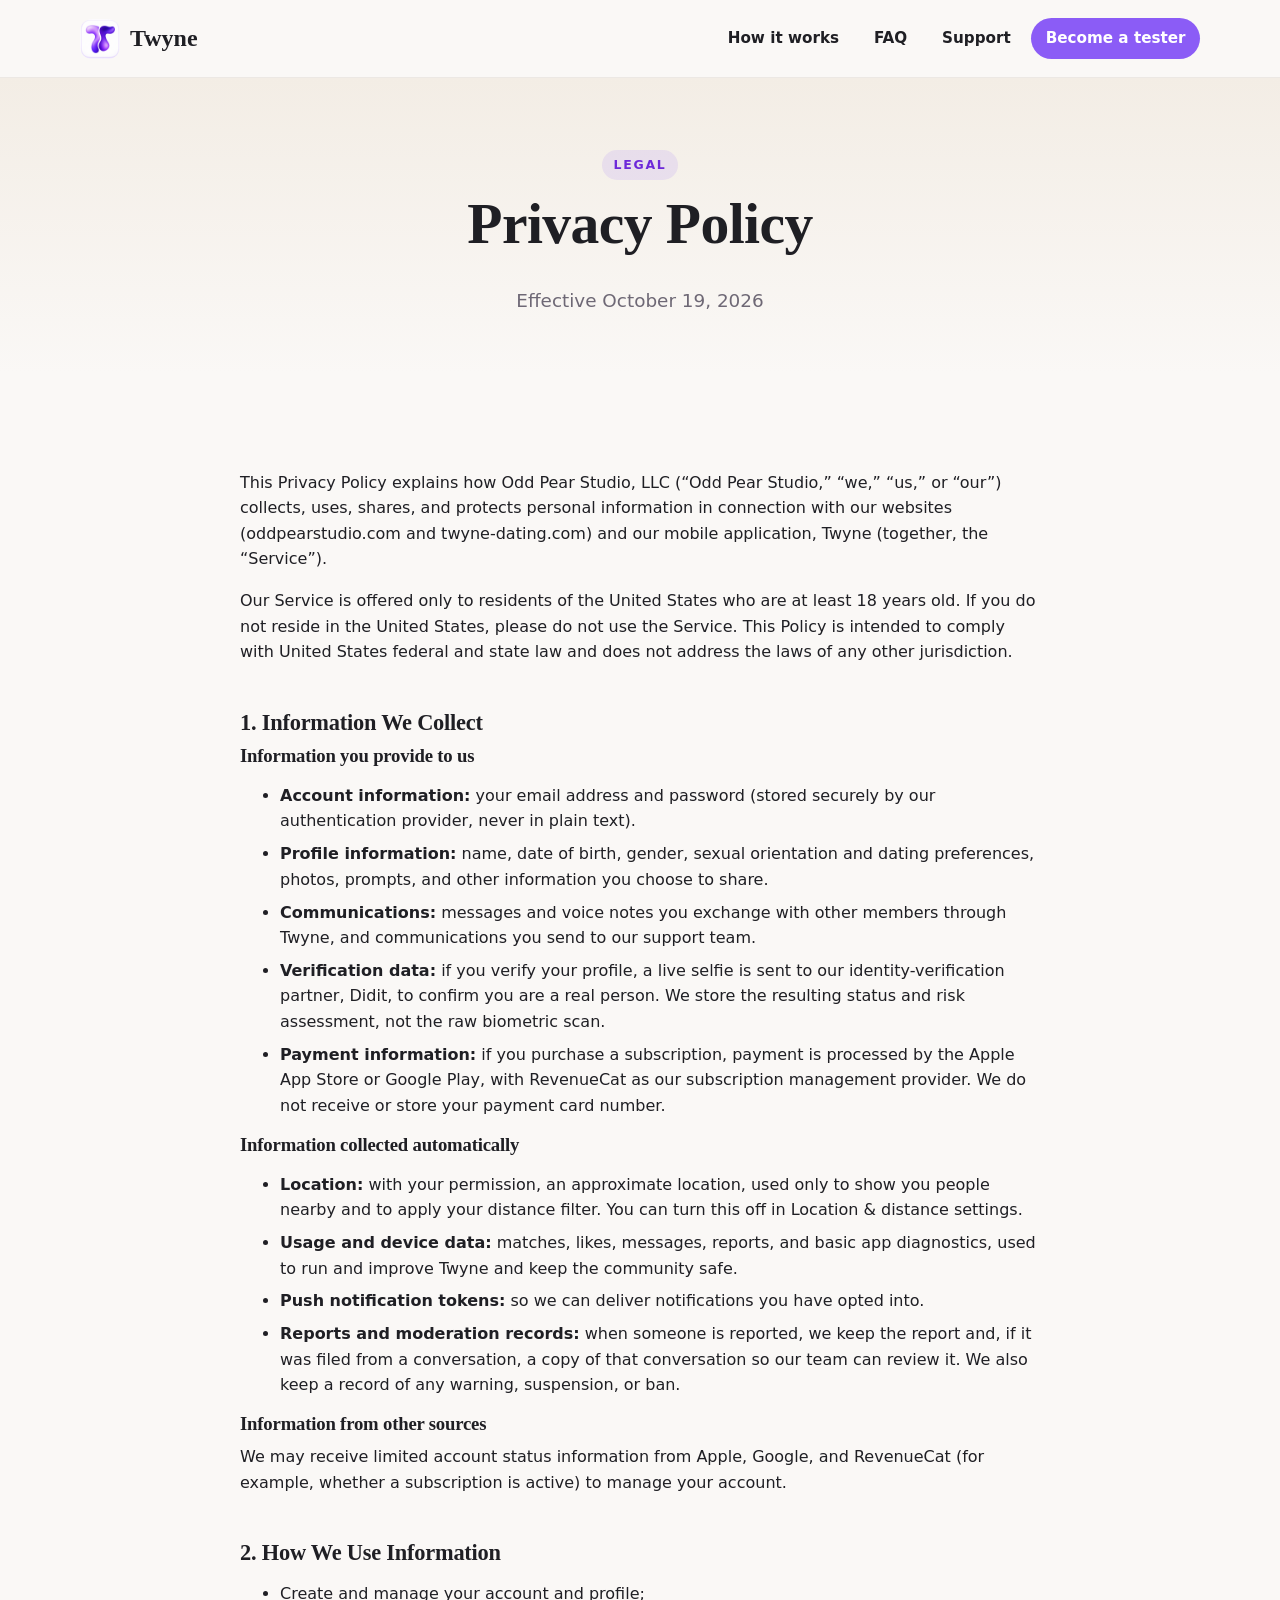
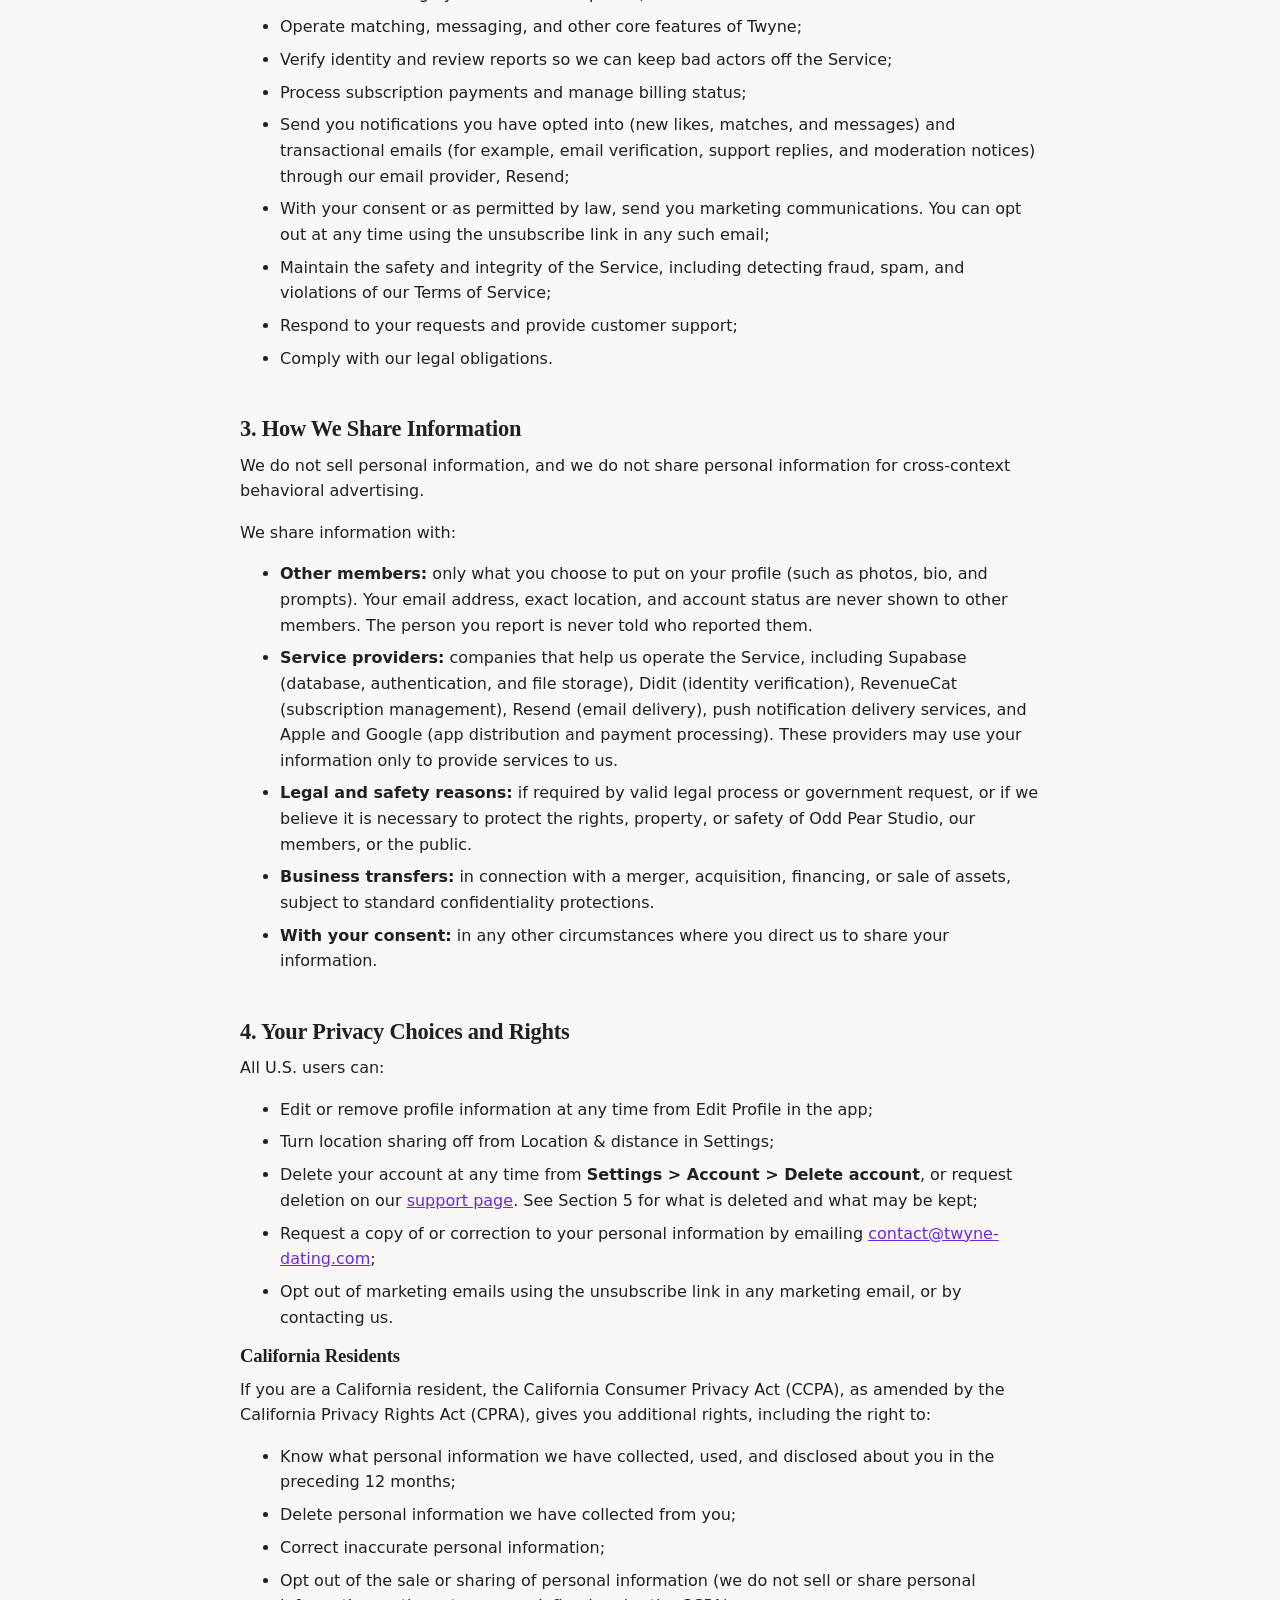
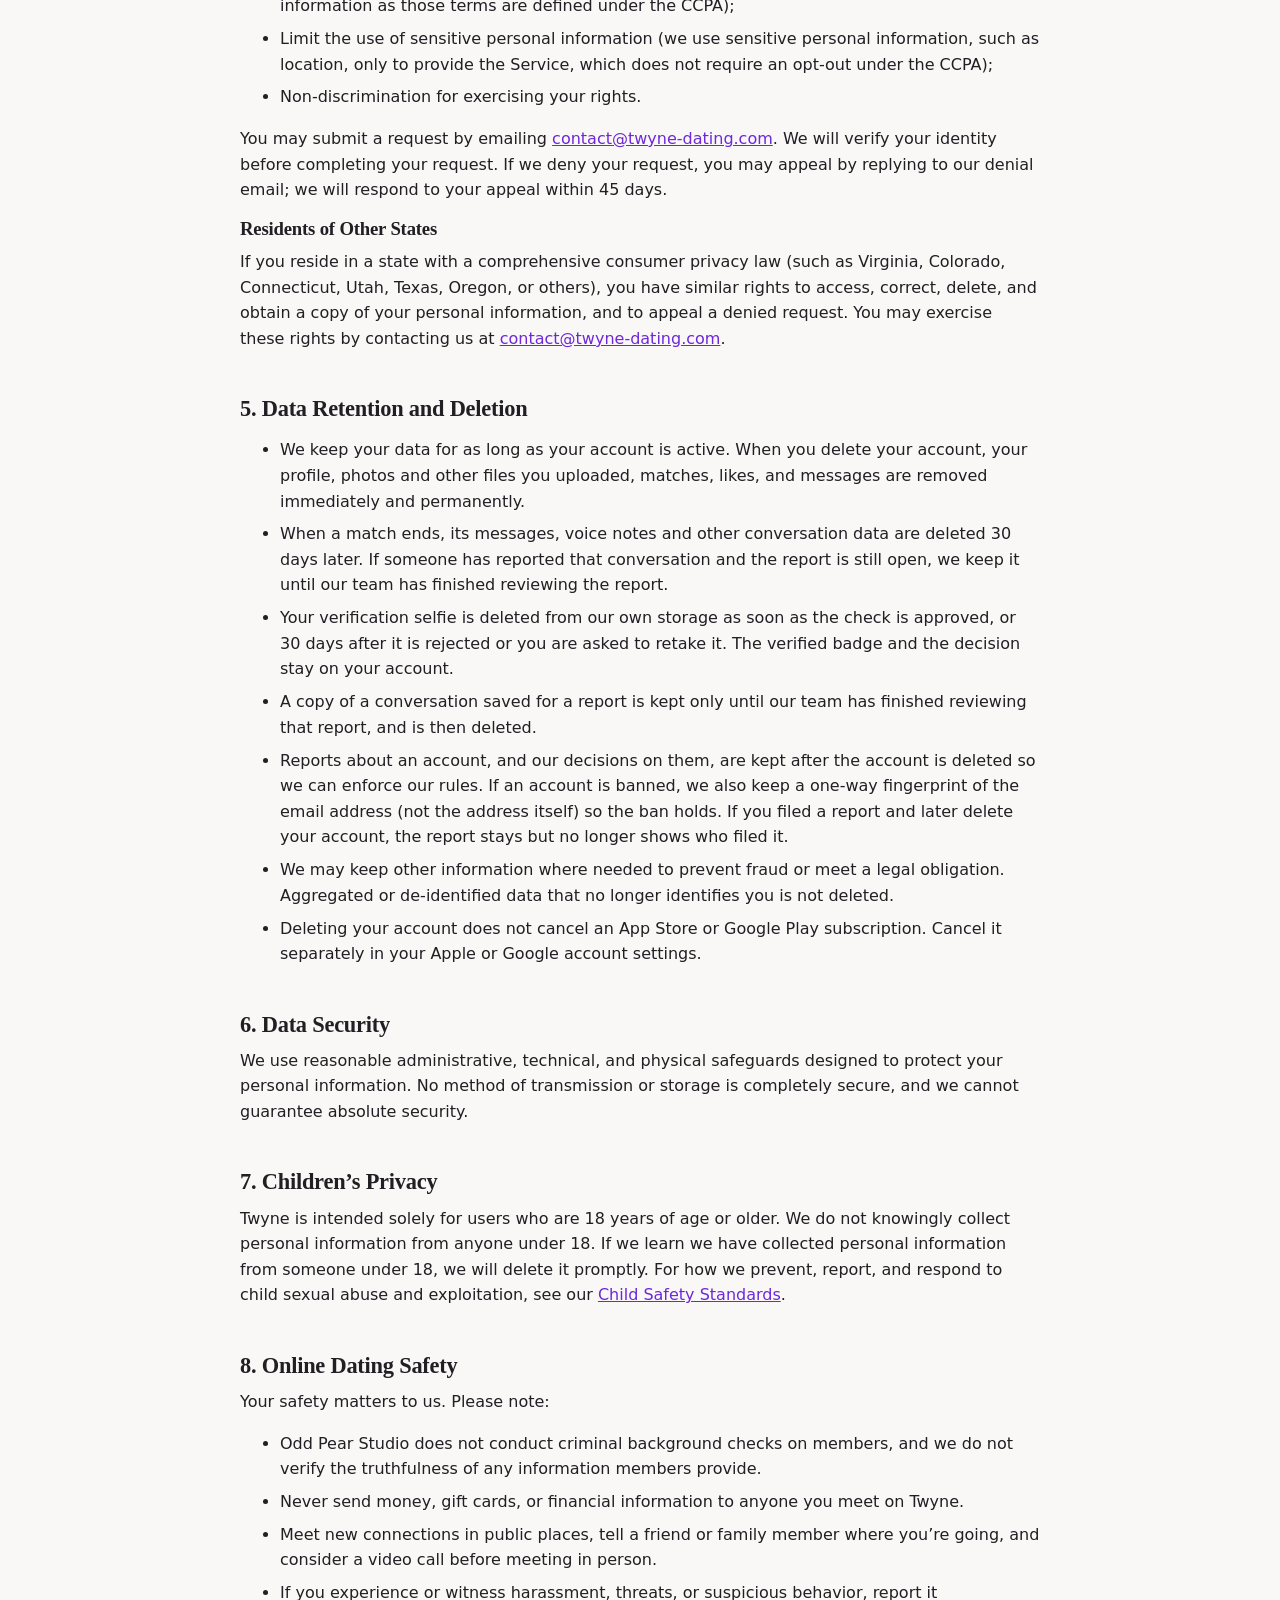
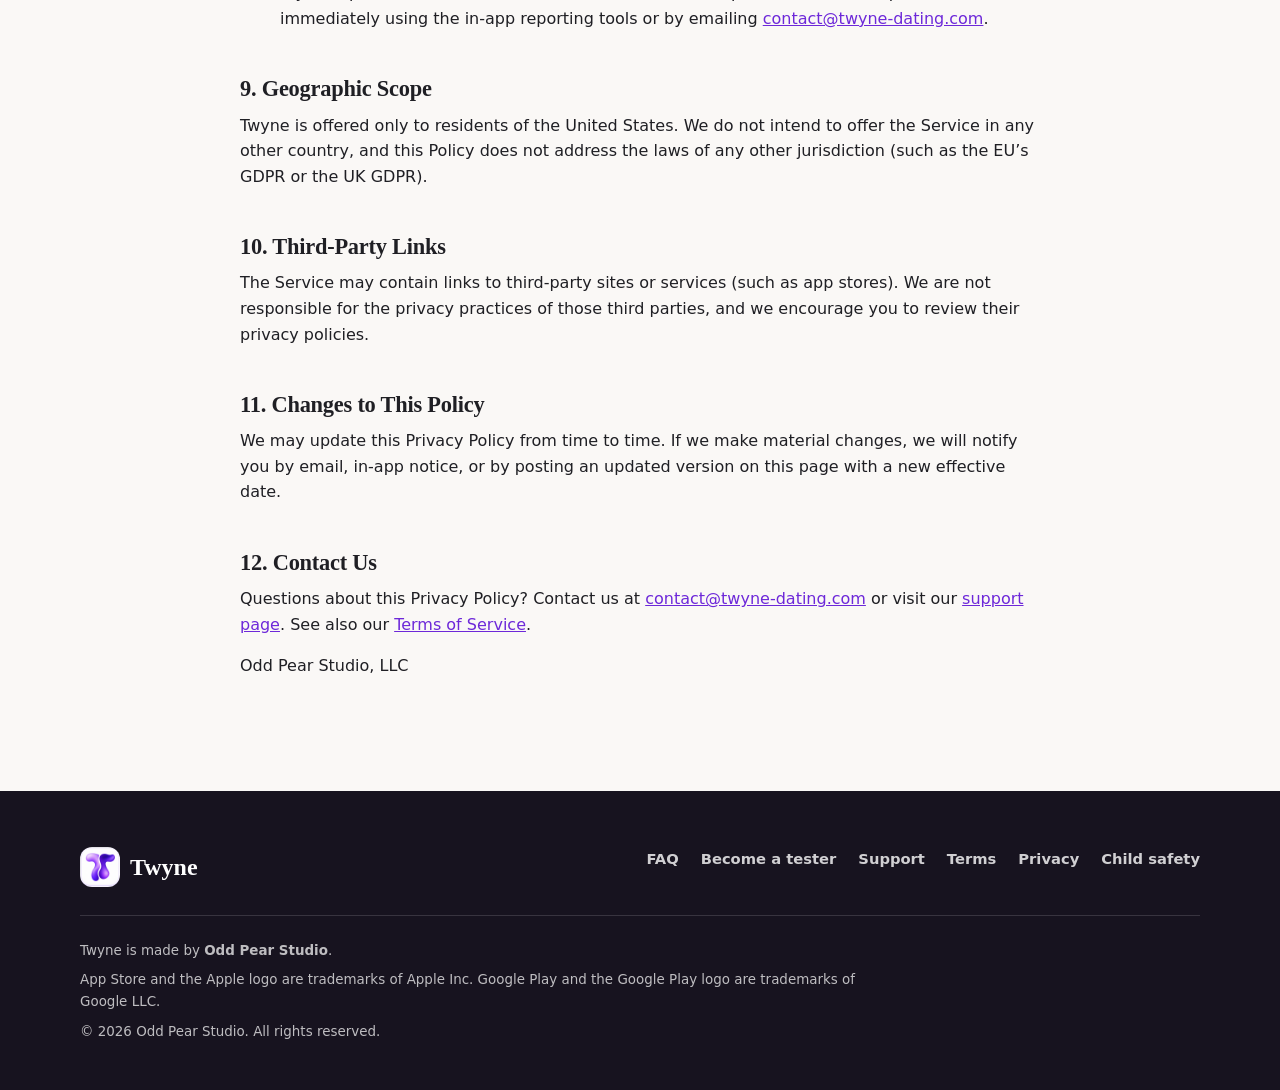
<file: privacy.html>
<!doctype html>
<html lang="en">
<head>
  <meta charset="utf-8">
  <meta name="viewport" content="width=device-width, initial-scale=1">
  <title>Privacy Policy — Twyne</title>
  <meta name="description" content="How Twyne, from Odd Pear Studio, collects, uses, shares and protects your information, and how to delete your account.">
  <meta name="theme-color" content="#8B5CF6">
  <link rel="canonical" href="https://twyne-dating.com/privacy">
  <link rel="icon" href="assets/icon-192.png">
  <link rel="apple-touch-icon" href="assets/icon-192.png">
  <link rel="stylesheet" href="styles.css">
</head>
<body>

<header class="nav on-light">
  <div class="wrap">
    <a class="brand" href="./"><img src="assets/icon-192.png" alt="" width="40" height="40">Twyne</a>
    <nav class="nav-links" aria-label="Main">
      <a href="./#how">How it works</a>
      <a href="faq.html">FAQ</a>
      <a href="support">Support</a>
      <a class="cta" href="testers.html">Become a tester</a>
    </nav>
  </div>
</header>

<main>
  <div class="page-head">
    <div class="wrap">
      <span class="eyebrow">Legal</span>
      <h1>Privacy Policy</h1>
      <p>Effective October 19, 2026</p>
    </div>
  </div>

  <!-- LEGAL REVIEW: adapted from the Odd Pear Studio draft policy and the in-app policy (legalContent.ts) with AI assistance; not legal advice. Have counsel review before relying on it. -->
  <section class="legal wrap">
      <p>This Privacy Policy explains how Odd Pear Studio, LLC (“Odd Pear Studio,” “we,” “us,” or “our”) collects, uses, shares, and protects personal information in connection with our websites (oddpearstudio.com and twyne-dating.com) and our mobile application, Twyne (together, the “Service”).</p>
      <p>Our Service is offered only to residents of the United States who are at least 18 years old. If you do not reside in the United States, please do not use the Service. This Policy is intended to comply with United States federal and state law and does not address the laws of any other jurisdiction.</p>

      <h2>1. Information We Collect</h2>
      <h3>Information you provide to us</h3>
      <ul>
        <li><strong>Account information:</strong> your email address and password (stored securely by our authentication provider, never in plain text).</li>
        <li><strong>Profile information:</strong> name, date of birth, gender, sexual orientation and dating preferences, photos, prompts, and other information you choose to share.</li>
        <li><strong>Communications:</strong> messages and voice notes you exchange with other members through Twyne, and communications you send to our support team.</li>
        <li><strong>Verification data:</strong> if you verify your profile, a live selfie is sent to our identity-verification partner, Didit, to confirm you are a real person. We store the resulting status and risk assessment, not the raw biometric scan.</li>
        <li><strong>Payment information:</strong> if you purchase a subscription, payment is processed by the Apple App Store or Google Play, with RevenueCat as our subscription management provider. We do not receive or store your payment card number.</li>
      </ul>
      <h3>Information collected automatically</h3>
      <ul>
        <li><strong>Location:</strong> with your permission, an approximate location, used only to show you people nearby and to apply your distance filter. You can turn this off in Location &amp; distance settings.</li>
        <li><strong>Usage and device data:</strong> matches, likes, messages, reports, and basic app diagnostics, used to run and improve Twyne and keep the community safe.</li>
        <li><strong>Push notification tokens:</strong> so we can deliver notifications you have opted into.</li>
        <li><strong>Reports and moderation records:</strong> when someone is reported, we keep the report and, if it was filed from a conversation, a copy of that conversation so our team can review it. We also keep a record of any warning, suspension, or ban.</li>
      </ul>
      <h3>Information from other sources</h3>
      <p>We may receive limited account status information from Apple, Google, and RevenueCat (for example, whether a subscription is active) to manage your account.</p>

      <h2>2. How We Use Information</h2>
      <ul>
        <li>Create and manage your account and profile;</li>
        <li>Operate matching, messaging, and other core features of Twyne;</li>
        <li>Verify identity and review reports so we can keep bad actors off the Service;</li>
        <li>Process subscription payments and manage billing status;</li>
        <li>Send you notifications you have opted into (new likes, matches, and messages) and transactional emails (for example, email verification, support replies, and moderation notices) through our email provider, Resend;</li>
        <li>With your consent or as permitted by law, send you marketing communications. You can opt out at any time using the unsubscribe link in any such email;</li>
        <li>Maintain the safety and integrity of the Service, including detecting fraud, spam, and violations of our Terms of Service;</li>
        <li>Respond to your requests and provide customer support;</li>
        <li>Comply with our legal obligations.</li>
      </ul>

      <h2>3. How We Share Information</h2>
      <p>We do not sell personal information, and we do not share personal information for cross-context behavioral advertising.</p>
      <p>We share information with:</p>
      <ul>
        <li><strong>Other members:</strong> only what you choose to put on your profile (such as photos, bio, and prompts). Your email address, exact location, and account status are never shown to other members. The person you report is never told who reported them.</li>
        <li><strong>Service providers:</strong> companies that help us operate the Service, including Supabase (database, authentication, and file storage), Didit (identity verification), RevenueCat (subscription management), Resend (email delivery), push notification delivery services, and Apple and Google (app distribution and payment processing). These providers may use your information only to provide services to us.</li>
        <li><strong>Legal and safety reasons:</strong> if required by valid legal process or government request, or if we believe it is necessary to protect the rights, property, or safety of Odd Pear Studio, our members, or the public.</li>
        <li><strong>Business transfers:</strong> in connection with a merger, acquisition, financing, or sale of assets, subject to standard confidentiality protections.</li>
        <li><strong>With your consent:</strong> in any other circumstances where you direct us to share your information.</li>
      </ul>

      <h2>4. Your Privacy Choices and Rights</h2>
      <p>All U.S. users can:</p>
      <ul>
        <li>Edit or remove profile information at any time from Edit Profile in the app;</li>
        <li>Turn location sharing off from Location &amp; distance in Settings;</li>
        <li>Delete your account at any time from <strong>Settings &gt; Account &gt; Delete account</strong>, or request deletion on our <a href="support#delete">support page</a>. See Section 5 for what is deleted and what may be kept;</li>
        <li>Request a copy of or correction to your personal information by emailing <a href="mailto:contact@twyne-dating.com">contact@twyne-dating.com</a>;</li>
        <li>Opt out of marketing emails using the unsubscribe link in any marketing email, or by contacting us.</li>
      </ul>

      <h3>California Residents</h3>
      <p>If you are a California resident, the California Consumer Privacy Act (CCPA), as amended by the California Privacy Rights Act (CPRA), gives you additional rights, including the right to:</p>
      <ul>
        <li>Know what personal information we have collected, used, and disclosed about you in the preceding 12 months;</li>
        <li>Delete personal information we have collected from you;</li>
        <li>Correct inaccurate personal information;</li>
        <li>Opt out of the sale or sharing of personal information (we do not sell or share personal information as those terms are defined under the CCPA);</li>
        <li>Limit the use of sensitive personal information (we use sensitive personal information, such as location, only to provide the Service, which does not require an opt-out under the CCPA);</li>
        <li>Non-discrimination for exercising your rights.</li>
      </ul>
      <p>You may submit a request by emailing <a href="mailto:contact@twyne-dating.com">contact@twyne-dating.com</a>. We will verify your identity before completing your request. If we deny your request, you may appeal by replying to our denial email; we will respond to your appeal within 45 days.</p>

      <h3>Residents of Other States</h3>
      <p>If you reside in a state with a comprehensive consumer privacy law (such as Virginia, Colorado, Connecticut, Utah, Texas, Oregon, or others), you have similar rights to access, correct, delete, and obtain a copy of your personal information, and to appeal a denied request. You may exercise these rights by contacting us at <a href="mailto:contact@twyne-dating.com">contact@twyne-dating.com</a>.</p>

      <h2>5. Data Retention and Deletion</h2>
      <ul>
        <li>We keep your data for as long as your account is active. When you delete your account, your profile, photos and other files you uploaded, matches, likes, and messages are removed immediately and permanently.</li>
        <li>When a match ends, its messages, voice notes and other conversation data are deleted 30 days later. If someone has reported that conversation and the report is still open, we keep it until our team has finished reviewing the report.</li>
        <li>Your verification selfie is deleted from our own storage as soon as the check is approved, or 30 days after it is rejected or you are asked to retake it. The verified badge and the decision stay on your account.</li>
        <li>A copy of a conversation saved for a report is kept only until our team has finished reviewing that report, and is then deleted.</li>
        <li>Reports about an account, and our decisions on them, are kept after the account is deleted so we can enforce our rules. If an account is banned, we also keep a one-way fingerprint of the email address (not the address itself) so the ban holds. If you filed a report and later delete your account, the report stays but no longer shows who filed it.</li>
        <li>We may keep other information where needed to prevent fraud or meet a legal obligation. Aggregated or de-identified data that no longer identifies you is not deleted.</li>
        <li>Deleting your account does not cancel an App Store or Google Play subscription. Cancel it separately in your Apple or Google account settings.</li>
      </ul>

      <h2>6. Data Security</h2>
      <p>We use reasonable administrative, technical, and physical safeguards designed to protect your personal information. No method of transmission or storage is completely secure, and we cannot guarantee absolute security.</p>

      <h2>7. Children’s Privacy</h2>
      <p>Twyne is intended solely for users who are 18 years of age or older. We do not knowingly collect personal information from anyone under 18. If we learn we have collected personal information from someone under 18, we will delete it promptly. For how we prevent, report, and respond to child sexual abuse and exploitation, see our <a href="child-safety">Child Safety Standards</a>.</p>

      <h2>8. Online Dating Safety</h2>
      <p>Your safety matters to us. Please note:</p>
      <ul>
        <li>Odd Pear Studio does not conduct criminal background checks on members, and we do not verify the truthfulness of any information members provide.</li>
        <li>Never send money, gift cards, or financial information to anyone you meet on Twyne.</li>
        <li>Meet new connections in public places, tell a friend or family member where you’re going, and consider a video call before meeting in person.</li>
        <li>If you experience or witness harassment, threats, or suspicious behavior, report it immediately using the in-app reporting tools or by emailing <a href="mailto:contact@twyne-dating.com">contact@twyne-dating.com</a>.</li>
      </ul>

      <h2>9. Geographic Scope</h2>
      <p>Twyne is offered only to residents of the United States. We do not intend to offer the Service in any other country, and this Policy does not address the laws of any other jurisdiction (such as the EU’s GDPR or the UK GDPR).</p>

      <h2>10. Third-Party Links</h2>
      <p>The Service may contain links to third-party sites or services (such as app stores). We are not responsible for the privacy practices of those third parties, and we encourage you to review their privacy policies.</p>

      <h2>11. Changes to This Policy</h2>
      <p>We may update this Privacy Policy from time to time. If we make material changes, we will notify you by email, in-app notice, or by posting an updated version on this page with a new effective date.</p>

      <h2>12. Contact Us</h2>
      <p>Questions about this Privacy Policy? Contact us at <a href="mailto:contact@twyne-dating.com">contact@twyne-dating.com</a> or visit our <a href="support">support page</a>. See also our <a href="terms">Terms of Service</a>.</p>
      <p>Odd Pear Studio, LLC<!-- TODO: add registered Louisiana mailing address once the LLC is formed --></p>
  </section>
</main>

<footer class="footer">
  <div class="wrap">
    <div class="top">
      <a class="brand" href="./"><img src="assets/icon-192.png" alt="" width="40" height="40">Twyne</a>
      <nav aria-label="Footer"><a href="faq.html">FAQ</a><a href="testers.html">Become a tester</a><a href="support">Support</a><a href="terms">Terms</a><a href="privacy">Privacy</a><a href="child-safety">Child safety</a></nav>
    </div>
    <div class="fine">
      <p>Twyne is made by <strong>Odd Pear Studio</strong>.</p>
      <p>App Store and the Apple logo are trademarks of Apple Inc. Google Play and the Google Play logo are trademarks of Google LLC.</p>
      <p>&copy; <span id="yr">2026</span> Odd Pear Studio. All rights reserved.</p>
    </div>
  </div>
</footer>

<script src="script.js"></script>
<script>document.getElementById('yr').textContent = new Date().getFullYear();</script>
</body>
</html>
</file>
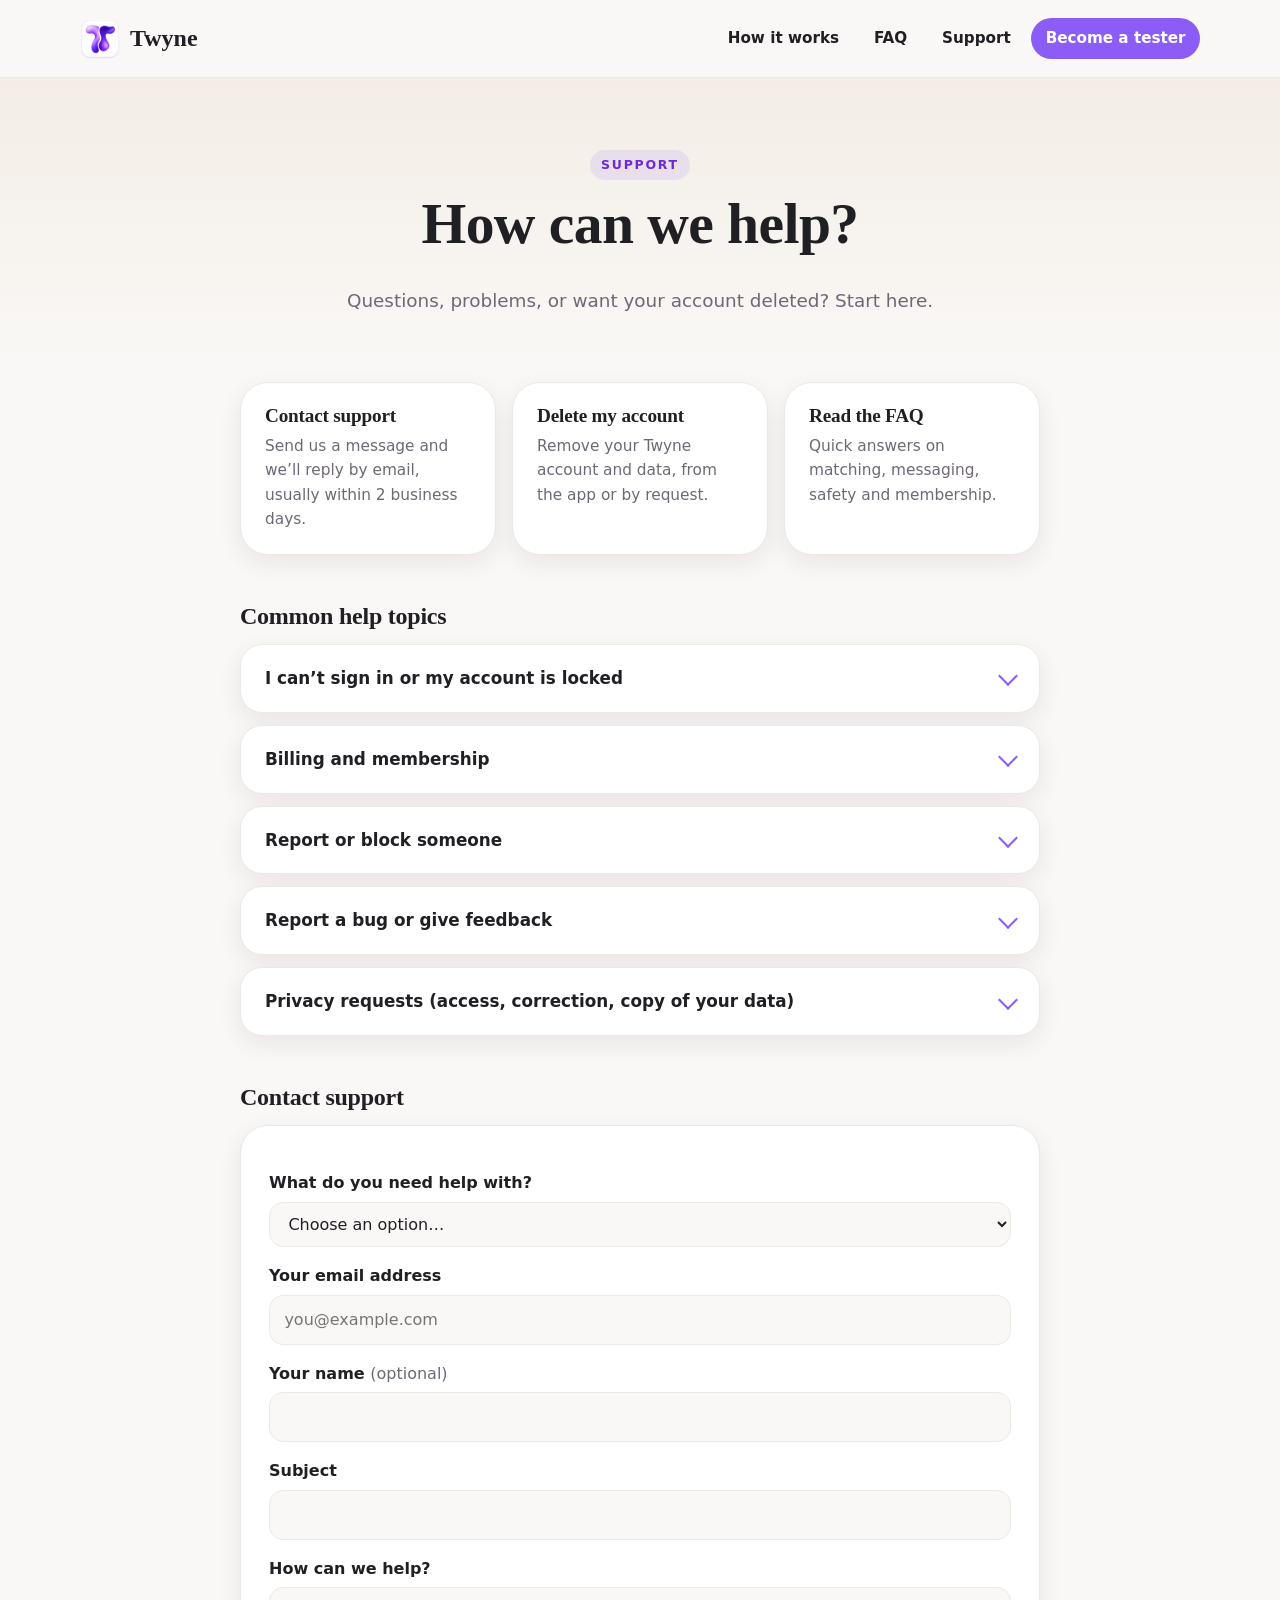
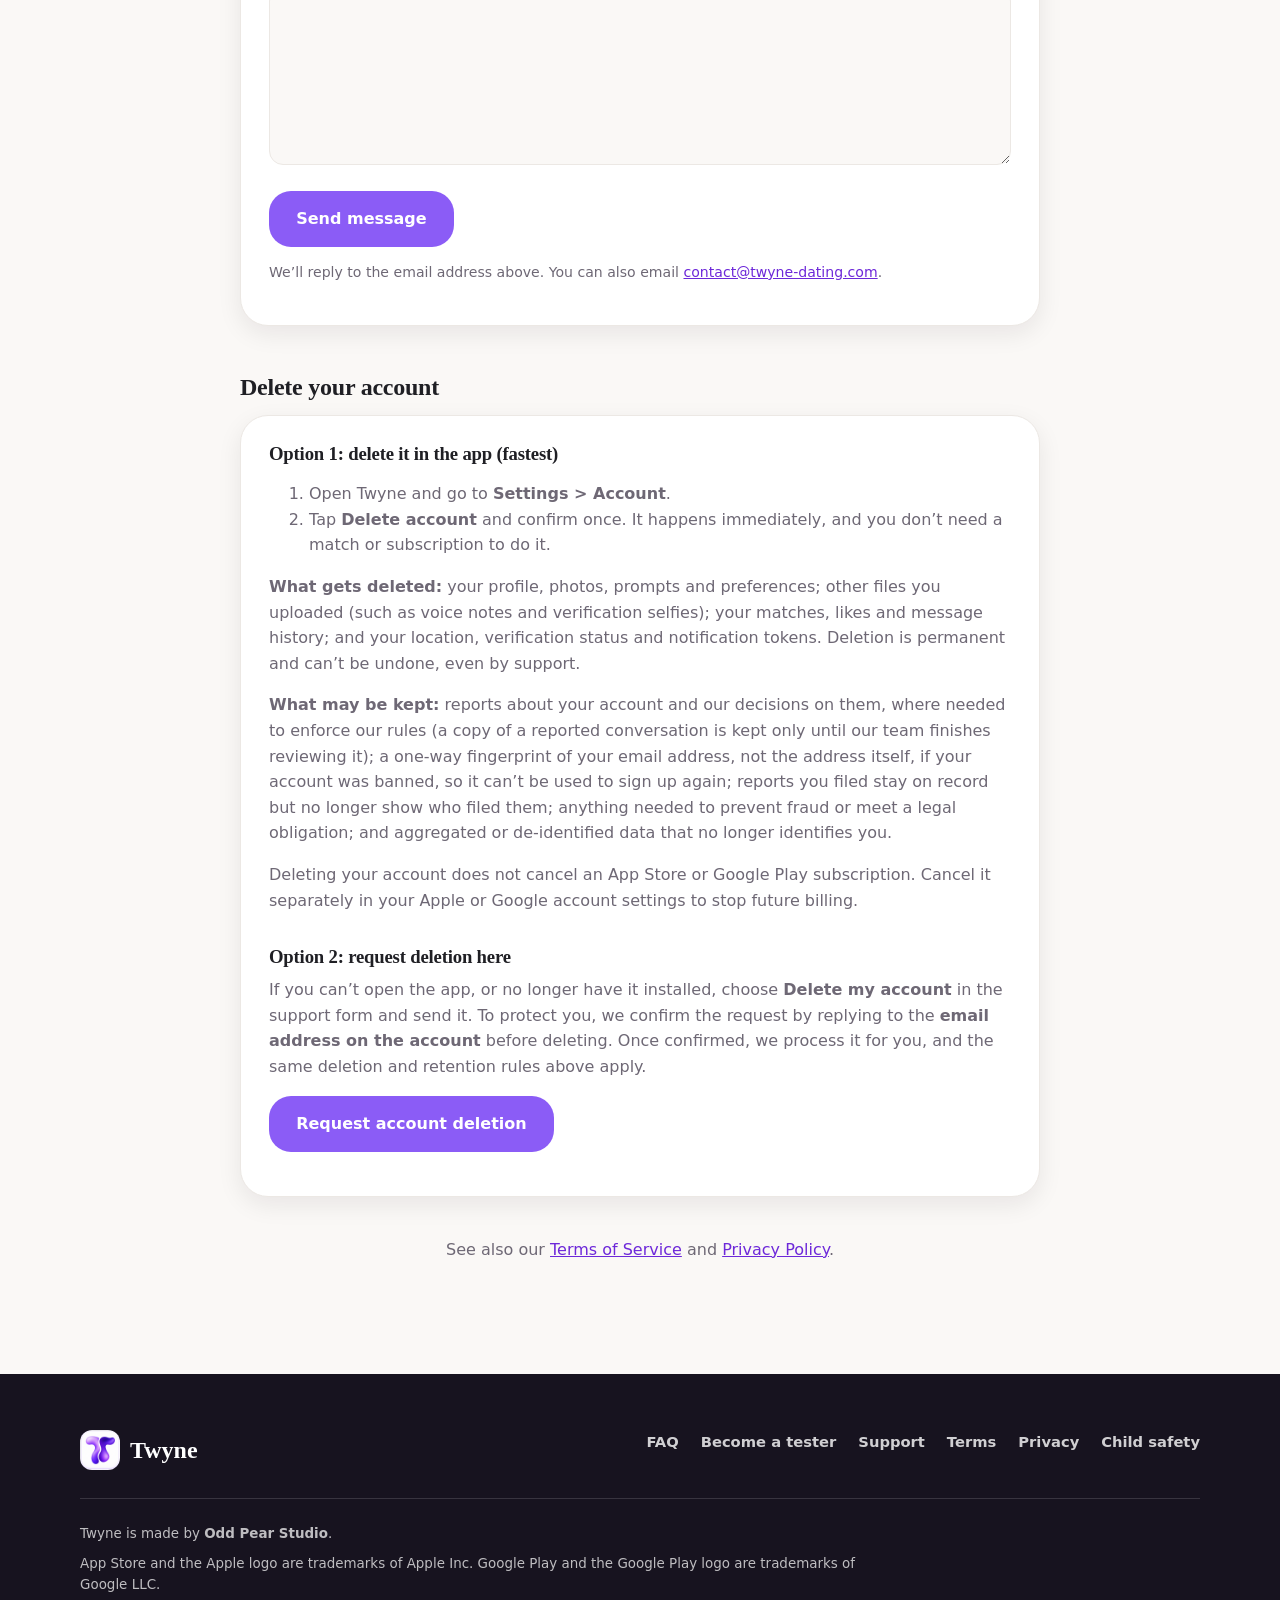
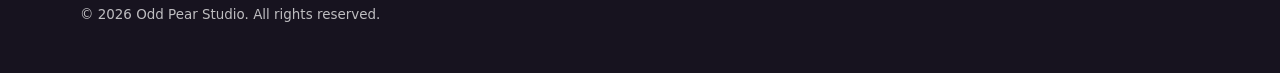
<file: support.html>
<!doctype html>
<html lang="en">
<head>
  <meta charset="utf-8">
  <meta name="viewport" content="width=device-width, initial-scale=1">
  <title>Support — Twyne</title>
  <meta name="description" content="Get help with Twyne, contact the team, or request deletion of your account and data.">
  <meta name="theme-color" content="#8B5CF6">
  <link rel="canonical" href="https://twyne-dating.com/support">
  <link rel="icon" href="assets/icon-192.png">
  <link rel="apple-touch-icon" href="assets/icon-192.png">
  <link rel="stylesheet" href="styles.css">
</head>
<body>

<header class="nav on-light">
  <div class="wrap">
    <a class="brand" href="./"><img src="assets/icon-192.png" alt="" width="40" height="40">Twyne</a>
    <nav class="nav-links" aria-label="Main">
      <a href="./#how">How it works</a>
      <a href="faq.html">FAQ</a>
      <a href="support">Support</a>
      <a class="cta" href="testers.html">Become a tester</a>
    </nav>
  </div>
</header>

<main>
  <div class="page-head">
    <div class="wrap">
      <span class="eyebrow">Support</span>
      <h1>How can we help?</h1>
      <p>Questions, problems, or want your account deleted? Start here.</p>
    </div>
  </div>

  <div class="wrap support-wrap">
    <div class="support-cards">
      <a class="support-card" href="#contact">
        <h2>Contact support</h2>
        <p>Send us a message and we’ll reply by email, usually within 2 business days.</p>
      </a>
      <a class="support-card" href="support?topic=deletion#contact" data-topic="deletion">
        <h2>Delete my account</h2>
        <p>Remove your Twyne account and data, from the app or by request.</p>
      </a>
      <a class="support-card" href="faq.html">
        <h2>Read the FAQ</h2>
        <p>Quick answers on matching, messaging, safety and membership.</p>
      </a>
    </div>

    <h2 class="faq-group">Common help topics</h2>
    <details>
      <summary>I can’t sign in or my account is locked</summary>
      <div class="answer"><p>Email us from the address on your account and tell us what you see. If your account was suspended, we’ll explain why and what, if anything, you can do next.</p></div>
    </details>
    <details>
      <summary>Billing and membership</summary>
      <div class="answer"><p>Memberships are billed and managed by the App Store or Google Play. To cancel, open your Apple ID or Google Play subscription settings. Refunds are handled by Apple or Google under their own policies. For anything else, email us.</p></div>
    </details>
    <details>
      <summary>Report or block someone</summary>
      <div class="answer"><p>Use the report and block options on a member’s profile or in your conversation. If you need to report something urgent, email us with details. In an emergency, contact local emergency services first.</p></div>
    </details>
    <details>
      <summary>Report a bug or give feedback</summary>
      <div class="answer"><p>Tell us what you were doing, what you expected and what happened, plus your device and app version. Screenshots help a lot.</p></div>
    </details>
    <details>
      <summary>Privacy requests (access, correction, copy of your data)</summary>
      <div class="answer"><p>Email us from your account address with what you’d like. See our <a href="privacy">Privacy Policy</a> for your rights and how we handle data.</p></div>
    </details>

    <h2 class="faq-group" id="contact">Contact support</h2>
    <div class="delete-box">
      <form id="contact-form" class="support-form" data-support-form novalidate>
        <label for="cf-category">What do you need help with?</label>
        <select id="cf-category" name="category" required>
          <option value="" selected disabled>Choose an option…</option>
          <option value="account">Account or sign-in</option>
          <option value="billing">Billing or membership</option>
          <option value="bug">Something isn’t working</option>
          <option value="safety">Safety or reporting someone</option>
          <option value="feedback">Feedback</option>
          <option value="other">Something else</option>
          <option value="deletion">Delete my account</option>
        </select>
        <div class="deletion-note" hidden>
          <p><strong>Deleting your account is permanent.</strong> Use the email address on your Twyne account so we can confirm it’s you before deleting anything. If you still have the app, you can delete instantly in <strong>Settings &gt; Account &gt; Delete account</strong>. See <a href="#delete">what gets deleted and what may be kept</a>.</p>
        </div>
        <label for="cf-email"><span data-label-email>Your email address</span></label>
        <input id="cf-email" name="email" type="email" autocomplete="email" required placeholder="you@example.com">
        <label for="cf-name">Your name <span class="opt">(optional)</span></label>
        <input id="cf-name" name="name" type="text" autocomplete="name">
        <div data-subject-row>
          <label for="cf-subject">Subject</label>
          <input id="cf-subject" name="subject" type="text" maxlength="140">
        </div>
        <label for="cf-message"><span data-label-message>How can we help?</span></label>
        <textarea id="cf-message" name="message" rows="6" maxlength="4000"></textarea>
        <div class="hp" aria-hidden="true"><label>Website <input name="website" type="text" tabindex="-1" autocomplete="off"></label></div>
        <p class="form-msg" role="alert" hidden></p>
        <button class="btn" type="submit">Send message</button>
        <p class="form-note">We’ll reply to the email address above. You can also email <a href="mailto:contact@twyne-dating.com">contact@twyne-dating.com</a>.</p>
      </form>
    </div>

    <h2 class="faq-group" id="delete">Delete your account</h2>
    <div class="delete-box">
      <h3>Option 1: delete it in the app (fastest)</h3>
      <ol>
        <li>Open Twyne and go to <strong>Settings &gt; Account</strong>.</li>
        <li>Tap <strong>Delete account</strong> and confirm once. It happens immediately, and you don’t need a match or subscription to do it.</li>
      </ol>
      <p><strong>What gets deleted:</strong> your profile, photos, prompts and preferences; other files you uploaded (such as voice notes and verification selfies); your matches, likes and message history; and your location, verification status and notification tokens. Deletion is permanent and can’t be undone, even by support.</p>
      <p><strong>What may be kept:</strong> reports about your account and our decisions on them, where needed to enforce our rules (a copy of a reported conversation is kept only until our team finishes reviewing it); a one-way fingerprint of your email address, not the address itself, if your account was banned, so it can’t be used to sign up again; reports you filed stay on record but no longer show who filed them; anything needed to prevent fraud or meet a legal obligation; and aggregated or de-identified data that no longer identifies you.</p>
      <p>Deleting your account does not cancel an App Store or Google Play subscription. Cancel it separately in your Apple or Google account settings to stop future billing.</p>

      <h3>Option 2: request deletion here</h3>
      <p>If you can’t open the app, or no longer have it installed, choose <strong>Delete my account</strong> in the support form and send it. To protect you, we confirm the request by replying to the <strong>email address on the account</strong> before deleting. Once confirmed, we process it for you, and the same deletion and retention rules above apply.</p>
      <p><a class="btn" href="support?topic=deletion#contact" data-topic="deletion">Request account deletion</a></p>
    </div>

    <p class="support-legal">See also our <a href="terms">Terms of Service</a> and <a href="privacy">Privacy Policy</a>.</p>
  </div>
</main>

<footer class="footer">
  <div class="wrap">
    <div class="top">
      <a class="brand" href="./"><img src="assets/icon-192.png" alt="" width="40" height="40">Twyne</a>
      <nav aria-label="Footer"><a href="faq.html">FAQ</a><a href="testers.html">Become a tester</a><a href="support">Support</a><a href="terms">Terms</a><a href="privacy">Privacy</a><a href="child-safety">Child safety</a></nav>
    </div>
    <div class="fine">
      <p>Twyne is made by <strong>Odd Pear Studio</strong>.</p>
      <p>App Store and the Apple logo are trademarks of Apple Inc. Google Play and the Google Play logo are trademarks of Google LLC.</p>
      <p>&copy; <span id="yr">2026</span> Odd Pear Studio. All rights reserved.</p>
    </div>
  </div>
</footer>

<script src="script.js"></script>
<script>document.getElementById('yr').textContent = new Date().getFullYear();</script>
</body>
</html>
</file>
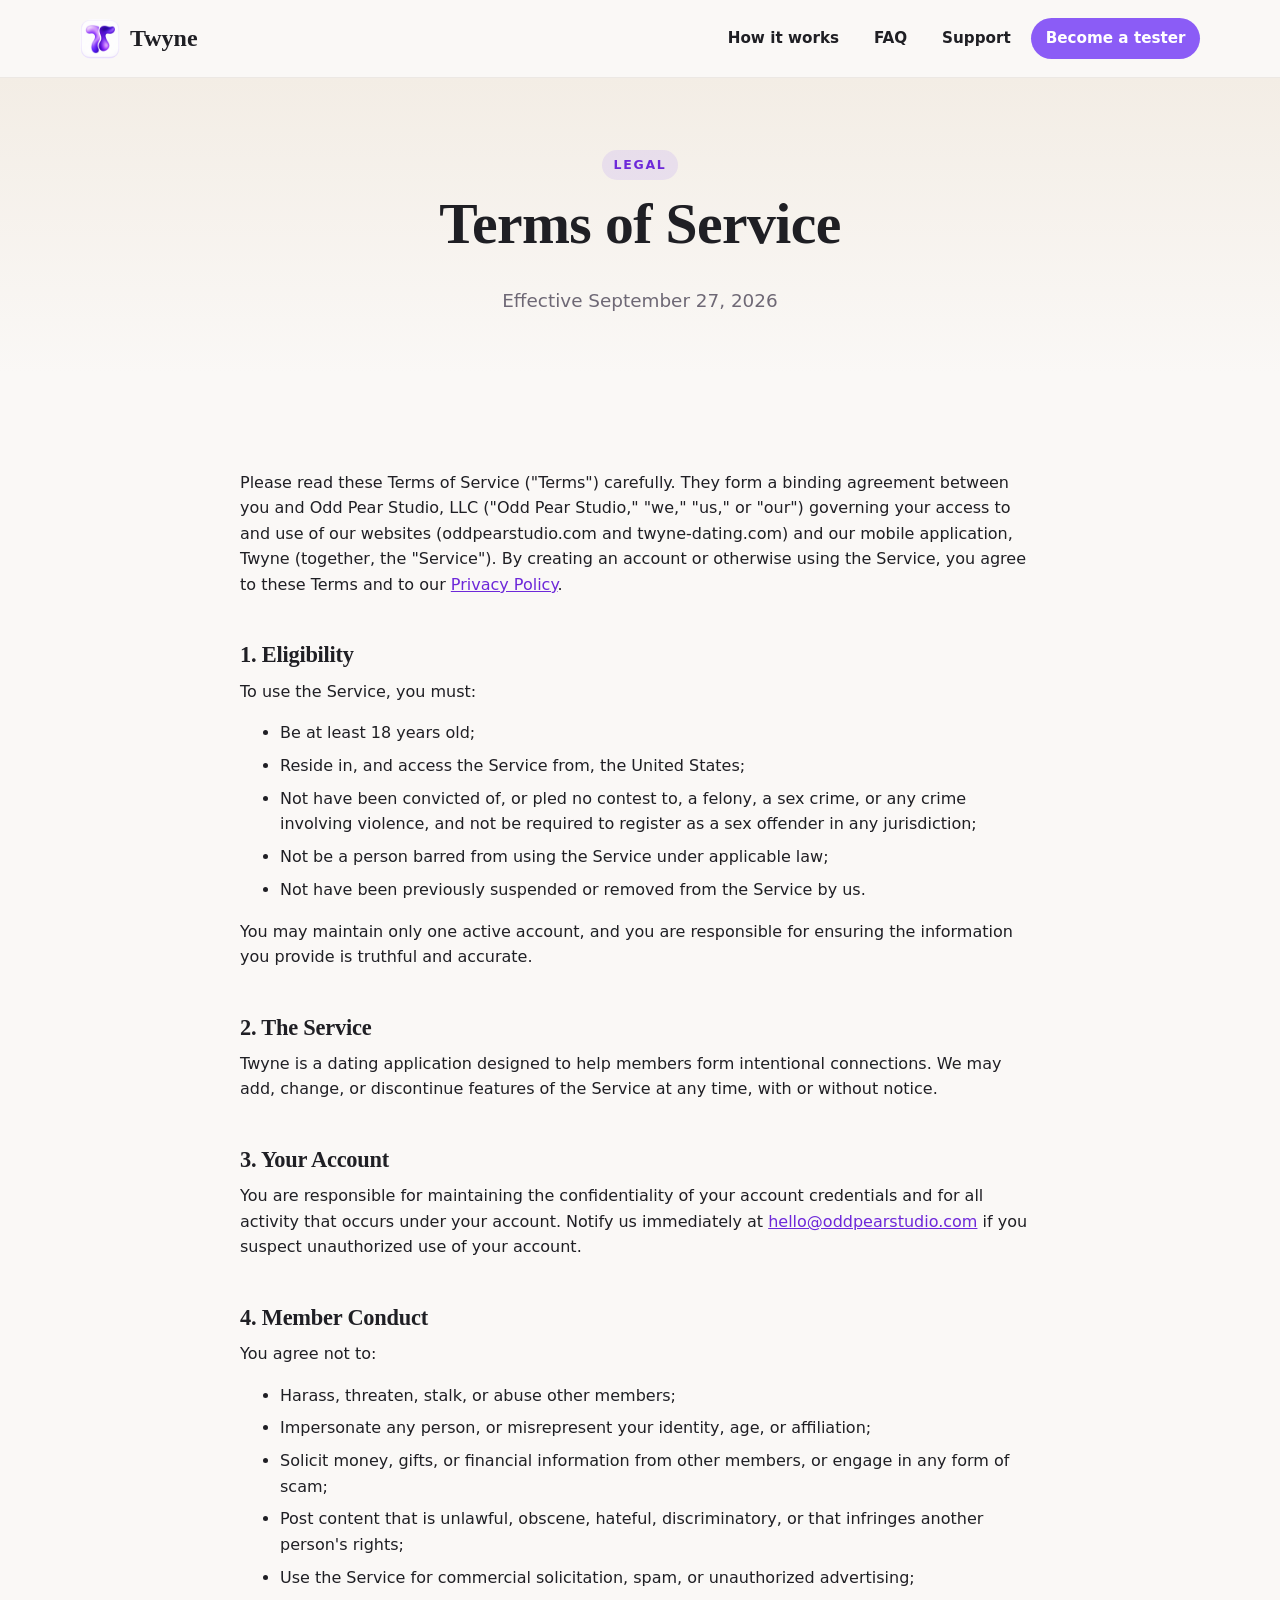
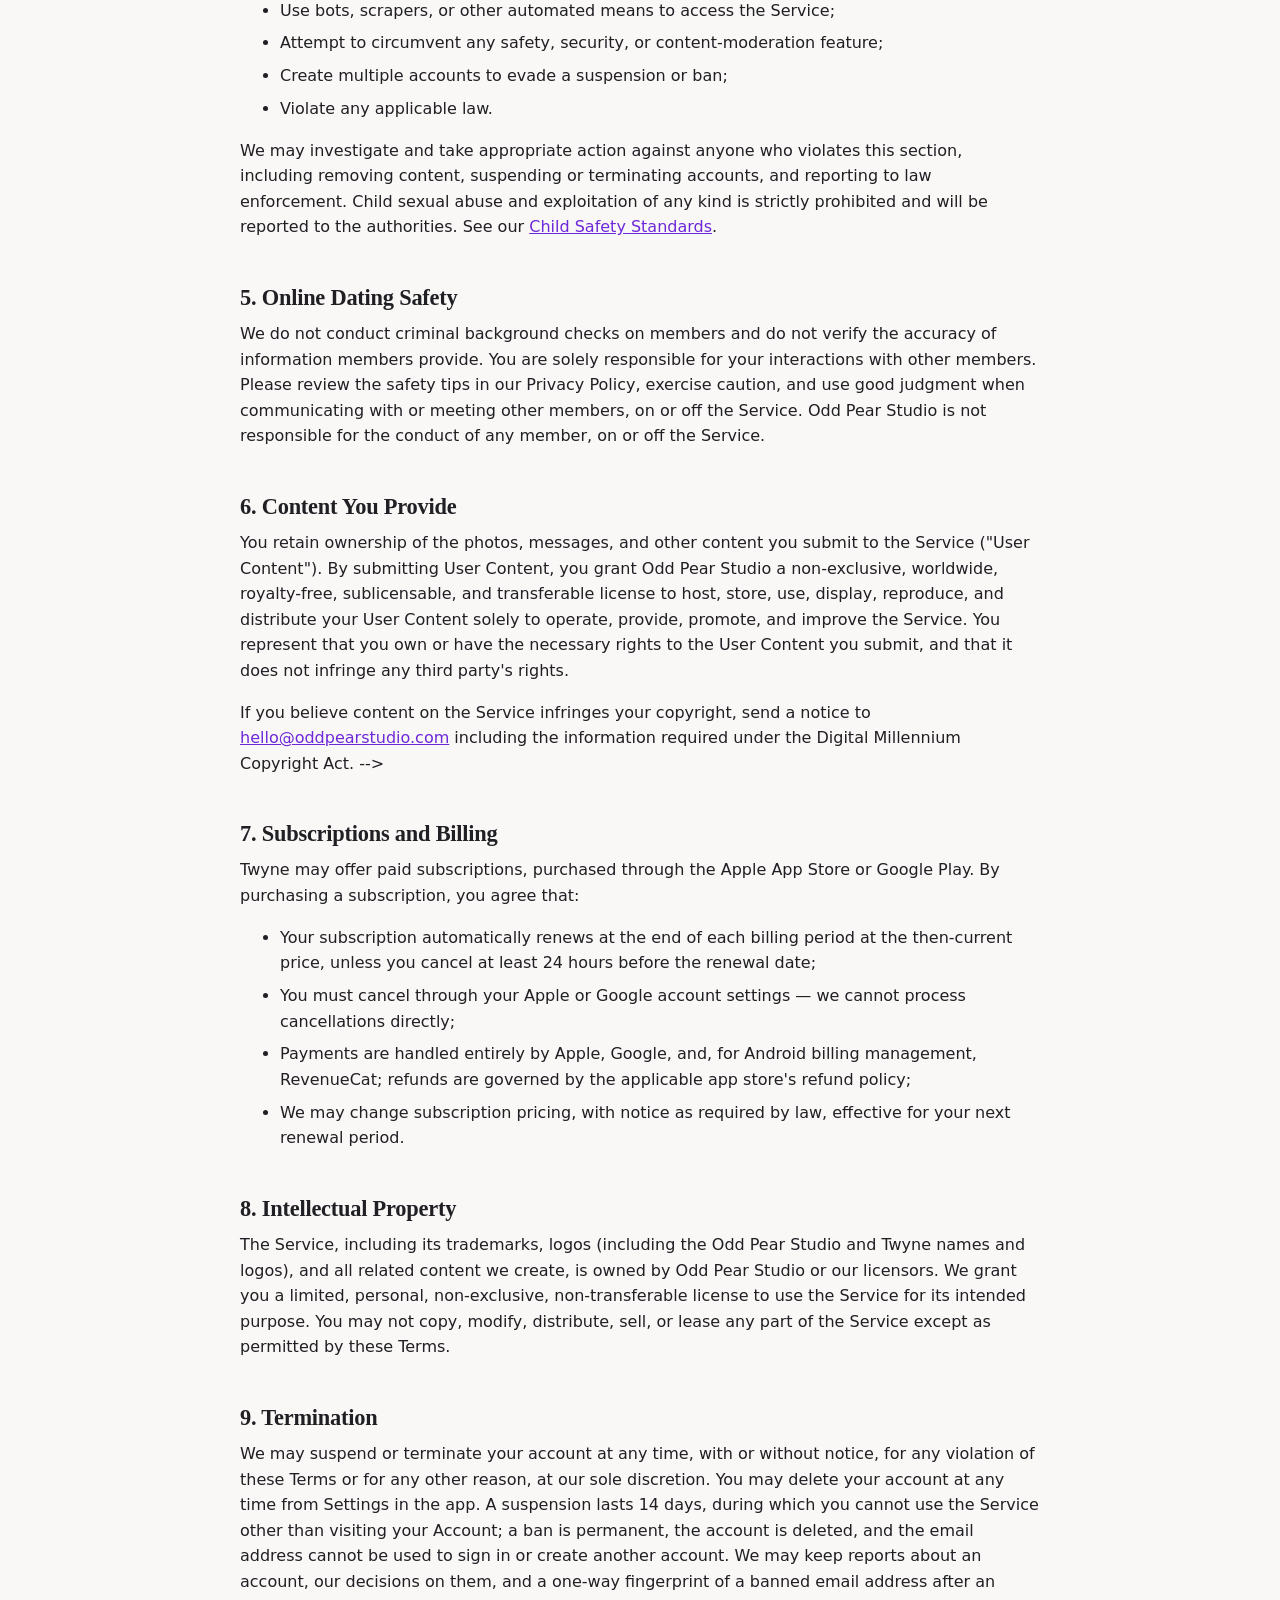
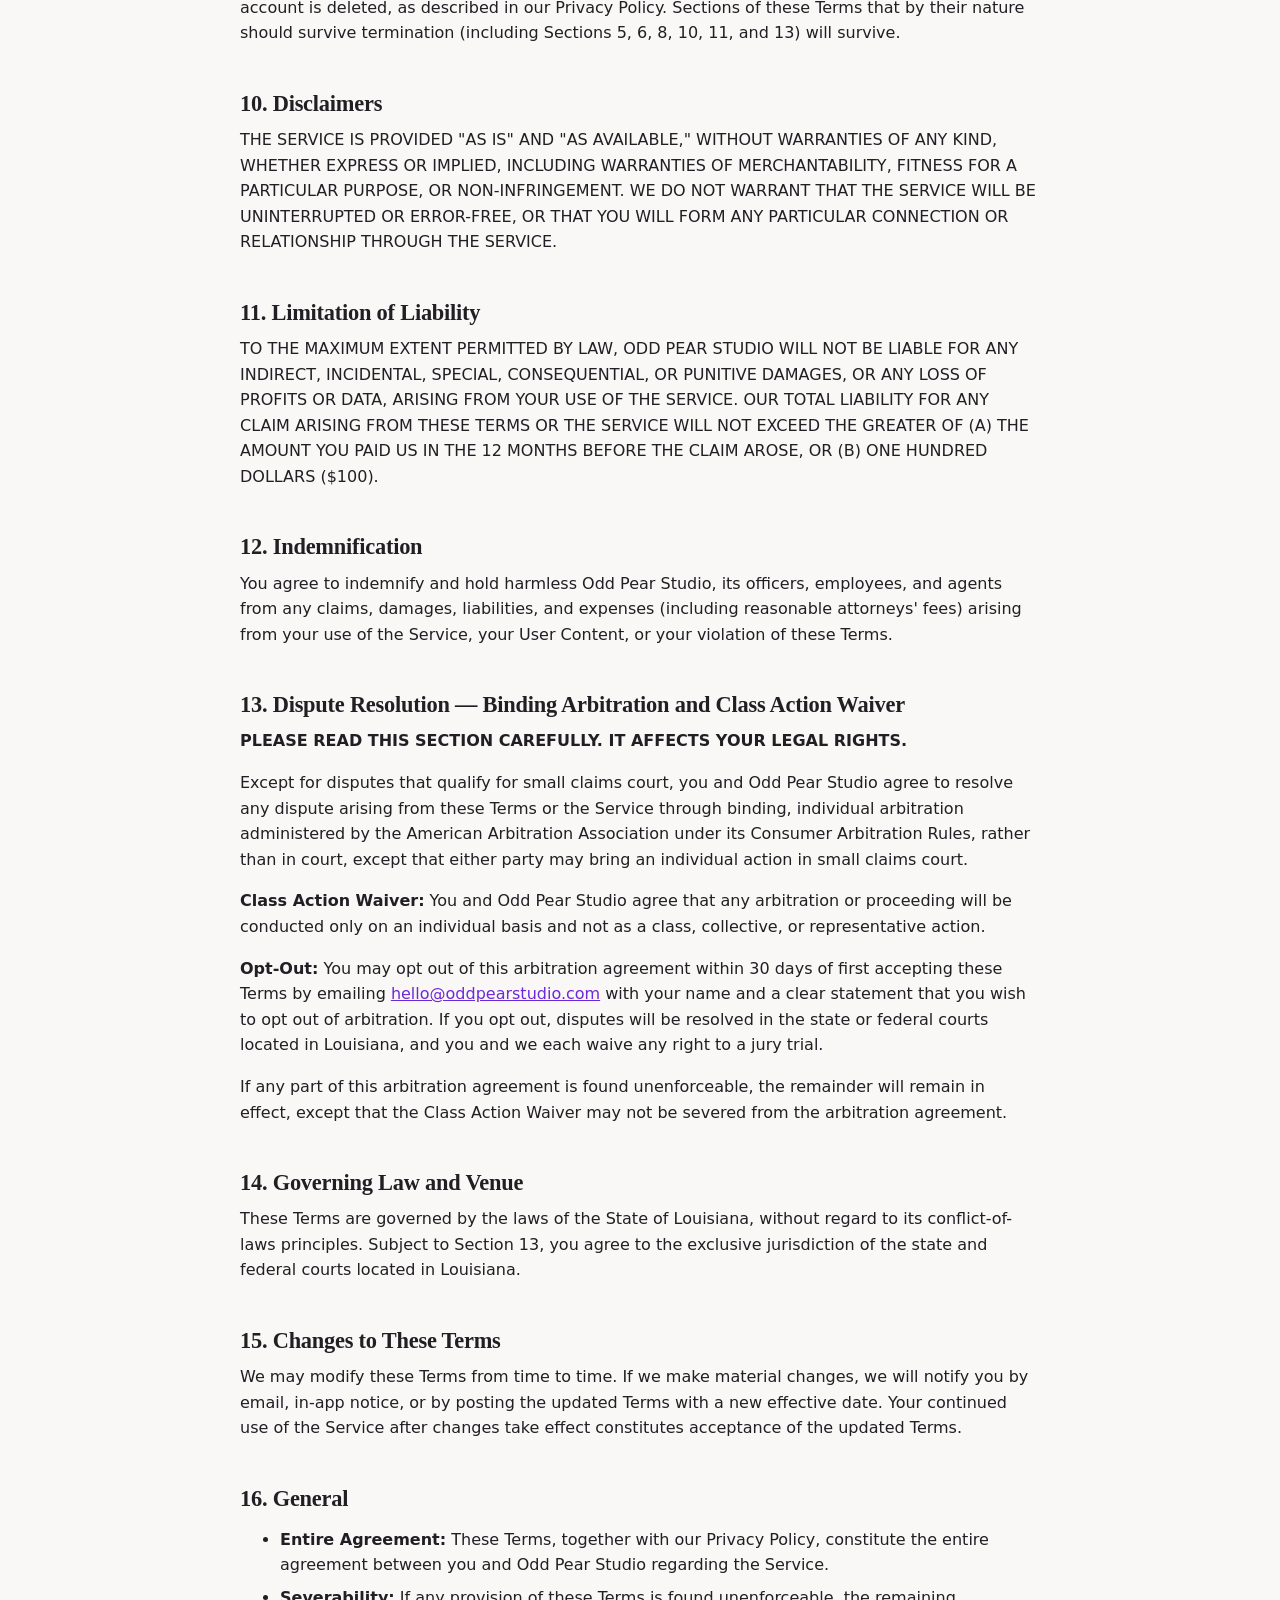
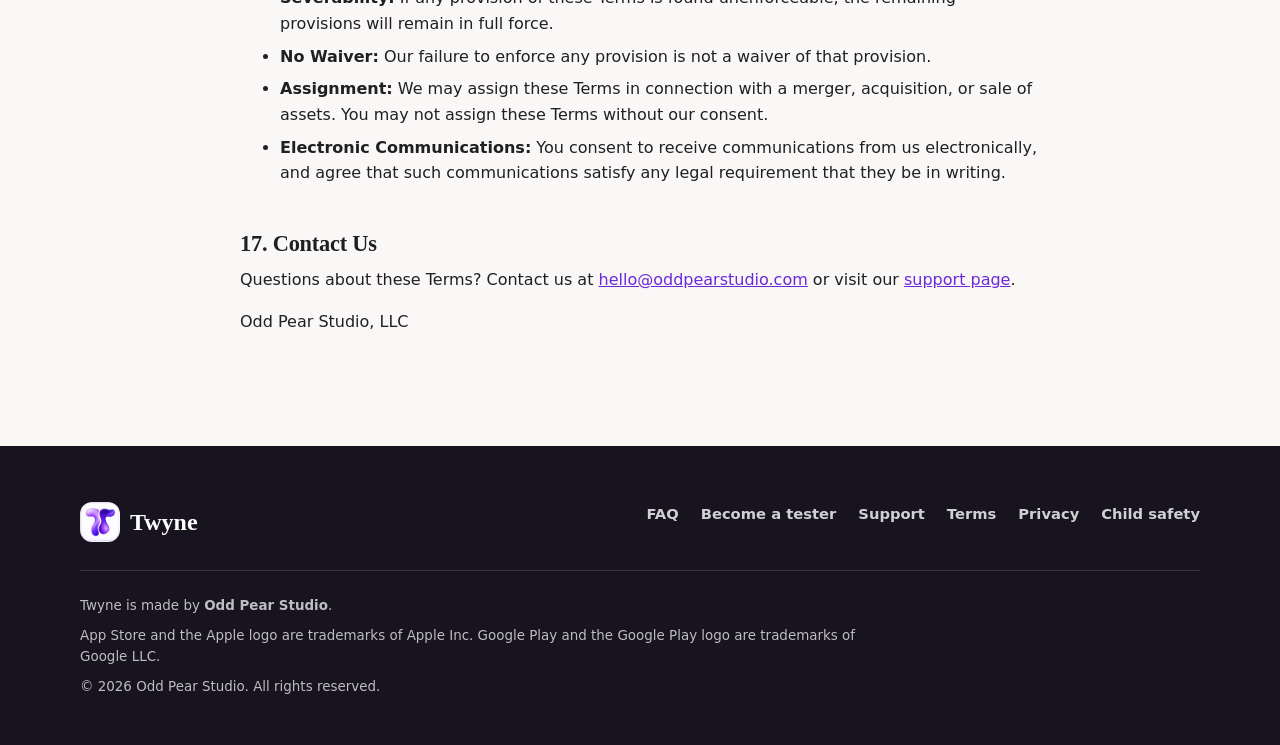
<file: terms.html>
<!doctype html>
<html lang="en">
<head>
  <meta charset="utf-8">
  <meta name="viewport" content="width=device-width, initial-scale=1">
  <title>Terms of Service — Twyne</title>
  <meta name="description" content="The Terms of Service for Twyne, the dating app from Odd Pear Studio.">
  <meta name="theme-color" content="#8B5CF6">
  <link rel="canonical" href="https://twyne-dating.com/terms">
  <link rel="icon" href="assets/icon-192.png">
  <link rel="apple-touch-icon" href="assets/icon-192.png">
  <link rel="stylesheet" href="styles.css">
</head>
<body>

<header class="nav on-light">
  <div class="wrap">
    <a class="brand" href="./"><img src="assets/icon-192.png" alt="" width="40" height="40">Twyne</a>
    <nav class="nav-links" aria-label="Main">
      <a href="./#how">How it works</a>
      <a href="faq.html">FAQ</a>
      <a href="support">Support</a>
      <a class="cta" href="testers.html">Become a tester</a>
    </nav>
  </div>
</header>

<main>
  <div class="page-head">
    <div class="wrap">
      <span class="eyebrow">Legal</span>
      <h1>Terms of Service</h1>
      <p>Effective September 27, 2026</p>
    </div>
  </div>

  <!-- LEGAL REVIEW: draft prepared with AI assistance, not legal advice. Have a Louisiana-licensed attorney review Sections 1 (eligibility) and 13 (arbitration). -->
  <section class="legal wrap">

      

      <p>Please read these Terms of Service ("Terms") carefully. They form a binding agreement
        between you and Odd Pear Studio, LLC ("Odd Pear Studio," "we," "us," or "our") governing your
        access to and use of our websites (oddpearstudio.com and twyne-dating.com) and our mobile application, Twyne
        (together, the "Service"). By creating an account or otherwise using the Service, you agree
        to these Terms and to our <a href="privacy">Privacy Policy</a>.</p>

      <h2>1. Eligibility</h2>
      <p>To use the Service, you must:</p>
      <ul>
        <li>Be at least 18 years old;</li>
        <li>Reside in, and access the Service from, the United States;</li>
        <li>Not have been convicted of, or pled no contest to, a felony, a sex crime, or any crime
          involving violence, and not be required to register as a sex offender in any
          jurisdiction;</li>
        <li>Not be a person barred from using the Service under applicable law;</li>
        <li>Not have been previously suspended or removed from the Service by us.</li>
      </ul>
      <p>You may maintain only one active account, and you are responsible for ensuring the
        information you provide is truthful and accurate.</p>

      <h2>2. The Service</h2>
      <p>Twyne is a dating application designed to help members form intentional connections. We may
        add, change, or discontinue features of the Service at any time, with or without notice.</p>

      <h2>3. Your Account</h2>
      <p>You are responsible for maintaining the confidentiality of your account credentials and for
        all activity that occurs under your account. Notify us immediately at
        <a href="mailto:hello@oddpearstudio.com">hello@oddpearstudio.com</a> if you suspect
        unauthorized use of your account.</p>

      <h2>4. Member Conduct</h2>
      <p>You agree not to:</p>
      <ul>
        <li>Harass, threaten, stalk, or abuse other members;</li>
        <li>Impersonate any person, or misrepresent your identity, age, or affiliation;</li>
        <li>Solicit money, gifts, or financial information from other members, or engage in any form
          of scam;</li>
        <li>Post content that is unlawful, obscene, hateful, discriminatory, or that infringes
          another person's rights;</li>
        <li>Use the Service for commercial solicitation, spam, or unauthorized advertising;</li>
        <li>Use bots, scrapers, or other automated means to access the Service;</li>
        <li>Attempt to circumvent any safety, security, or content-moderation feature;</li>
        <li>Create multiple accounts to evade a suspension or ban;</li>
        <li>Violate any applicable law.</li>
      </ul>
      <p>We may investigate and take appropriate action against anyone who violates this section,
        including removing content, suspending or terminating accounts, and reporting to law
        enforcement. Child sexual abuse and exploitation of any kind is strictly prohibited and will be
        reported to the authorities. See our <a href="child-safety">Child Safety Standards</a>.</p>

      <h2>5. Online Dating Safety</h2>
      <p>We do not conduct criminal background checks on members and do not verify the accuracy of
        information members provide. You are solely responsible for your interactions with other
        members. Please review the safety tips in our Privacy Policy, exercise caution, and use good
        judgment when communicating with or meeting other members, on or off the Service. Odd Pear
        Studio is not responsible for the conduct of any member, on or off the Service.</p>

      <h2>6. Content You Provide</h2>
      <p>You retain ownership of the photos, messages, and other content you submit to the Service
        ("User Content"). By submitting User Content, you grant Odd Pear Studio a non-exclusive,
        worldwide, royalty-free, sublicensable, and transferable license to host, store, use,
        display, reproduce, and distribute your User Content solely to operate, provide, promote, and
        improve the Service. You represent that you own or have the necessary rights to the User
        Content you submit, and that it does not infringe any third party's rights.</p>
      <p>If you believe content on the Service infringes your copyright, send a notice to
        <a href="mailto:hello@oddpearstudio.com">hello@oddpearstudio.com</a> including the
        information required under the Digital Millennium Copyright Act. <!-- TODO: <!-- TODO: [To get full DMCA §512 safe-harbor protection, register a designated copyright agent with the U.S. Copyright Office's online directory — this is a separate step from writing this clause.] --> --></p>

      <h2>7. Subscriptions and Billing</h2>
      <p>Twyne may offer paid subscriptions, purchased through the Apple App Store or Google Play. By
        purchasing a subscription, you agree that:</p>
      <ul>
        <li>Your subscription automatically renews at the end of each billing period at the
          then-current price, unless you cancel at least 24 hours before the renewal date;</li>
        <li>You must cancel through your Apple or Google account settings — we cannot process
          cancellations directly;</li>
        <li>Payments are handled entirely by Apple, Google, and, for Android billing management,
          RevenueCat; refunds are governed by the applicable app store's refund policy;</li>
        <li>We may change subscription pricing, with notice as required by law, effective for your
          next renewal period.</li>
      </ul>

      <h2>8. Intellectual Property</h2>
      <p>The Service, including its trademarks, logos (including the Odd Pear Studio and Twyne names
        and logos), and all related content we create, is owned by Odd Pear Studio or our licensors.
        We grant you a limited, personal, non-exclusive, non-transferable license to use the Service
        for its intended purpose. You may not copy, modify, distribute, sell, or lease any part of
        the Service except as permitted by these Terms.</p>

      <h2>9. Termination</h2>
      <p>We may suspend or terminate your account at any time, with or without notice, for any
        violation of these Terms or for any other reason, at our sole discretion. You may delete your
        account at any time from Settings in the app. A suspension lasts 14 days, during which you cannot
        use the Service other than visiting your Account; a ban is permanent, the account is deleted, and the
        email address cannot be used to sign in or create another account. We may keep reports about an
        account, our decisions on them, and a one-way fingerprint of a banned email address after an account
        is deleted, as described in our Privacy Policy. Sections of these Terms that by their nature should
        survive termination (including Sections 5, 6, 8, 10, 11, and 13) will survive.</p>

      <h2>10. Disclaimers</h2>
      <p>THE SERVICE IS PROVIDED "AS IS" AND "AS AVAILABLE," WITHOUT WARRANTIES OF ANY KIND, WHETHER
        EXPRESS OR IMPLIED, INCLUDING WARRANTIES OF MERCHANTABILITY, FITNESS FOR A PARTICULAR
        PURPOSE, OR NON-INFRINGEMENT. WE DO NOT WARRANT THAT THE SERVICE WILL BE UNINTERRUPTED OR
        ERROR-FREE, OR THAT YOU WILL FORM ANY PARTICULAR CONNECTION OR RELATIONSHIP THROUGH THE
        SERVICE.</p>

      <h2>11. Limitation of Liability</h2>
      <p>TO THE MAXIMUM EXTENT PERMITTED BY LAW, ODD PEAR STUDIO WILL NOT BE LIABLE FOR ANY INDIRECT,
        INCIDENTAL, SPECIAL, CONSEQUENTIAL, OR PUNITIVE DAMAGES, OR ANY LOSS OF PROFITS OR DATA,
        ARISING FROM YOUR USE OF THE SERVICE. OUR TOTAL LIABILITY FOR ANY CLAIM ARISING FROM THESE
        TERMS OR THE SERVICE WILL NOT EXCEED THE GREATER OF (A) THE AMOUNT YOU PAID US IN THE 12
        MONTHS BEFORE THE CLAIM AROSE, OR (B) ONE HUNDRED DOLLARS ($100).</p>

      <h2>12. Indemnification</h2>
      <p>You agree to indemnify and hold harmless Odd Pear Studio, its officers, employees, and
        agents from any claims, damages, liabilities, and expenses (including reasonable attorneys'
        fees) arising from your use of the Service, your User Content, or your violation of these
        Terms.</p>

      <h2>13. Dispute Resolution — Binding Arbitration and Class Action Waiver</h2>
      <p><strong>PLEASE READ THIS SECTION CAREFULLY. IT AFFECTS YOUR LEGAL RIGHTS.</strong></p>
      <p>Except for disputes that qualify for small claims court, you and Odd Pear Studio agree to
        resolve any dispute arising from these Terms or the Service through binding, individual
        arbitration administered by the American Arbitration Association under its Consumer
        Arbitration Rules, rather than in court, except that either party may bring an individual
        action in small claims court.</p>
      <p><strong>Class Action Waiver:</strong> You and Odd Pear Studio agree that any arbitration or
        proceeding will be conducted only on an individual basis and not as a class, collective, or
        representative action.</p>
      <p><strong>Opt-Out:</strong> You may opt out of this arbitration agreement within 30 days of
        first accepting these Terms by emailing <a href="mailto:hello@oddpearstudio.com">hello@oddpearstudio.com</a>
        with your name and a clear statement that you wish to opt out of arbitration. If you opt out,
        disputes will be resolved in the state or federal courts located in Louisiana, and you and we
        each waive any right to a jury trial.</p>
      <p>If any part of this arbitration agreement is found unenforceable, the remainder will remain
        in effect, except that the Class Action Waiver may not be severed from the arbitration
        agreement.</p>

      <h2>14. Governing Law and Venue</h2>
      <p>These Terms are governed by the laws of the State of Louisiana, without regard to its
        conflict-of-laws principles. Subject to Section 13, you agree to the exclusive jurisdiction
        of the state and federal courts located in Louisiana.</p>

      <h2>15. Changes to These Terms</h2>
      <p>We may modify these Terms from time to time. If we make material changes, we will notify you
        by email, in-app notice, or by posting the updated Terms with a new effective date. Your
        continued use of the Service after changes take effect constitutes acceptance of the updated
        Terms.</p>

      <h2>16. General</h2>
      <ul>
        <li><strong>Entire Agreement:</strong> These Terms, together with our Privacy Policy,
          constitute the entire agreement between you and Odd Pear Studio regarding the Service.</li>
        <li><strong>Severability:</strong> If any provision of these Terms is found unenforceable, the
          remaining provisions will remain in full force.</li>
        <li><strong>No Waiver:</strong> Our failure to enforce any provision is not a waiver of that
          provision.</li>
        <li><strong>Assignment:</strong> We may assign these Terms in connection with a merger,
          acquisition, or sale of assets. You may not assign these Terms without our consent.</li>
        <li><strong>Electronic Communications:</strong> You consent to receive communications from us
          electronically, and agree that such communications satisfy any legal requirement that they
          be in writing.</li>
      </ul>

      <h2>17. Contact Us</h2>
      <p>Questions about these Terms? Contact us at
        <a href="mailto:hello@oddpearstudio.com">hello@oddpearstudio.com</a> or visit our <a href="support">support page</a>.</p>
      <p>Odd Pear Studio, LLC<!-- TODO: add registered Louisiana mailing address once the LLC is formed --></p>

      
  </section>
</main>

<footer class="footer">
  <div class="wrap">
    <div class="top">
      <a class="brand" href="./"><img src="assets/icon-192.png" alt="" width="40" height="40">Twyne</a>
      <nav aria-label="Footer"><a href="faq.html">FAQ</a><a href="testers.html">Become a tester</a><a href="support">Support</a><a href="terms">Terms</a><a href="privacy">Privacy</a><a href="child-safety">Child safety</a></nav>
    </div>
    <div class="fine">
      <p>Twyne is made by <strong>Odd Pear Studio</strong>.</p>
      <p>App Store and the Apple logo are trademarks of Apple Inc. Google Play and the Google Play logo are trademarks of Google LLC.</p>
      <p>&copy; <span id="yr">2026</span> Odd Pear Studio. All rights reserved.</p>
    </div>
  </div>
</footer>

<script src="script.js"></script>
<script>document.getElementById('yr').textContent = new Date().getFullYear();</script>
</body>
</html>
</file>
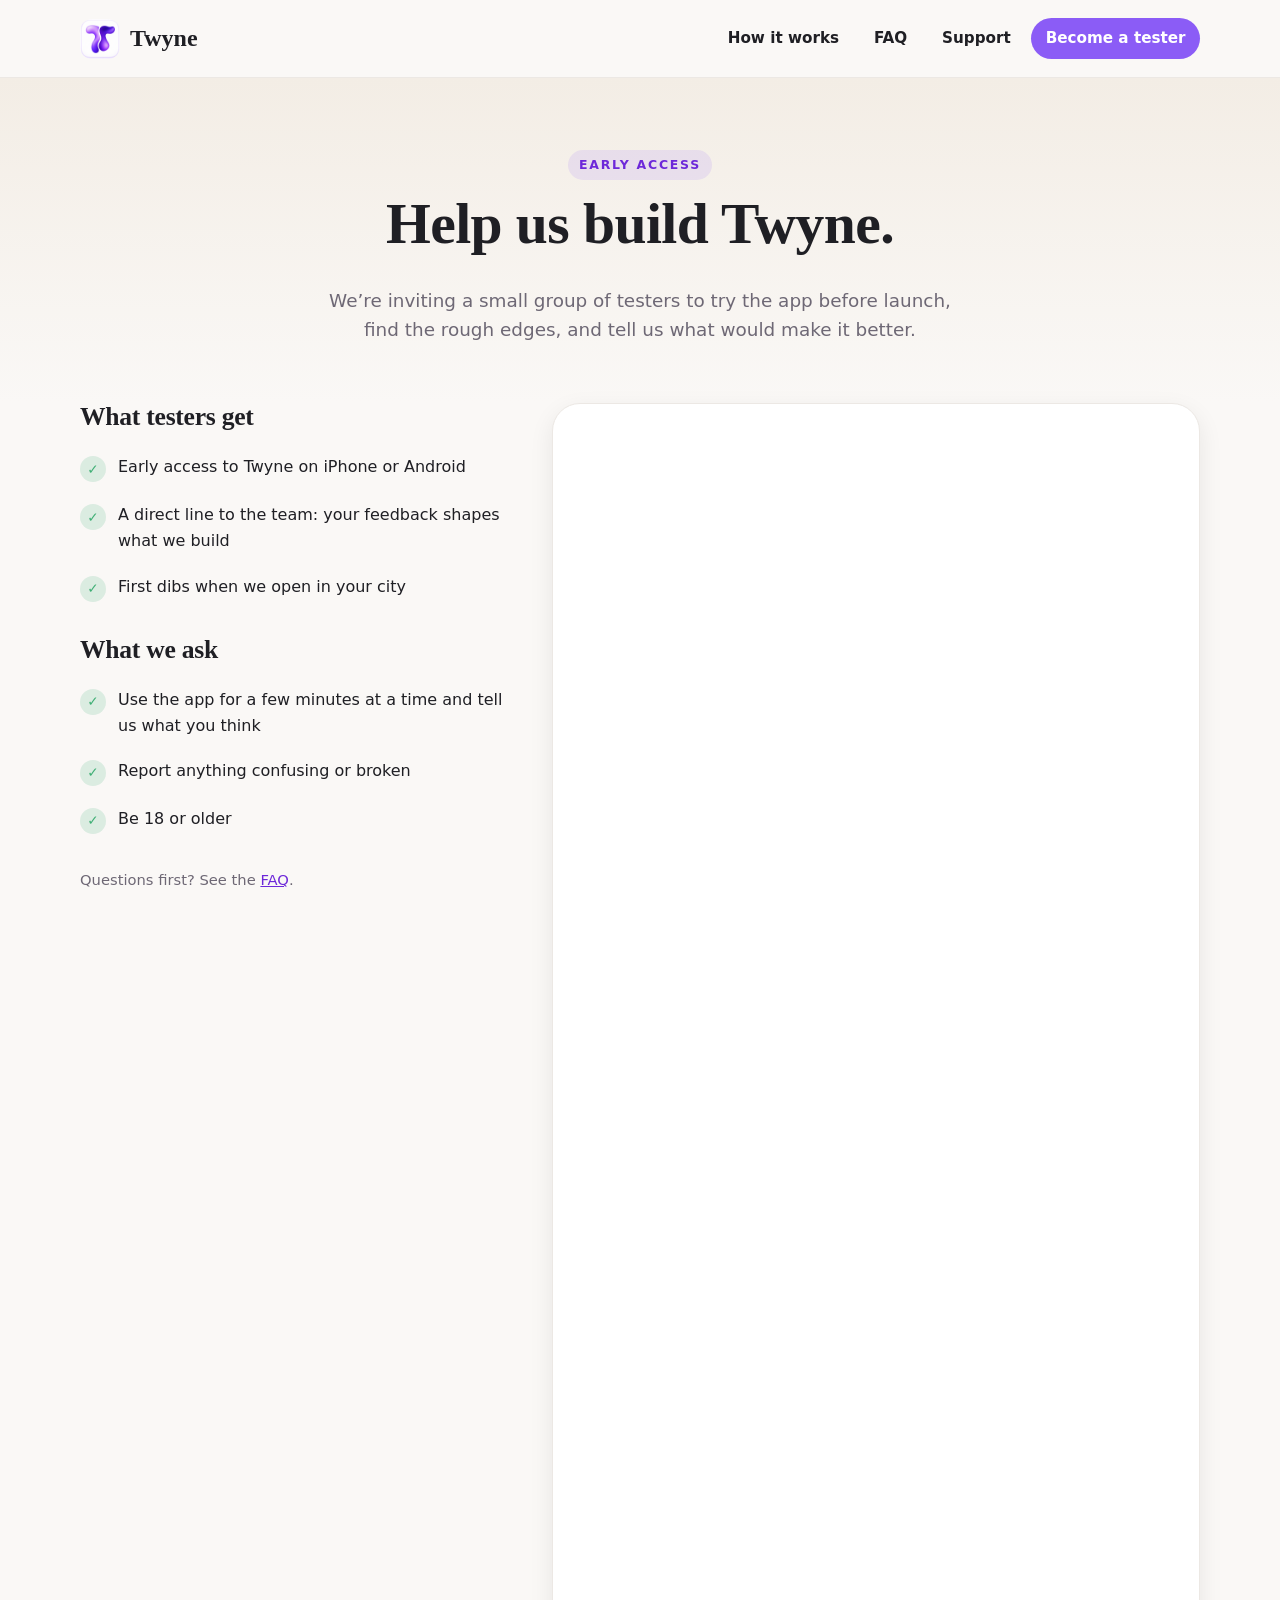
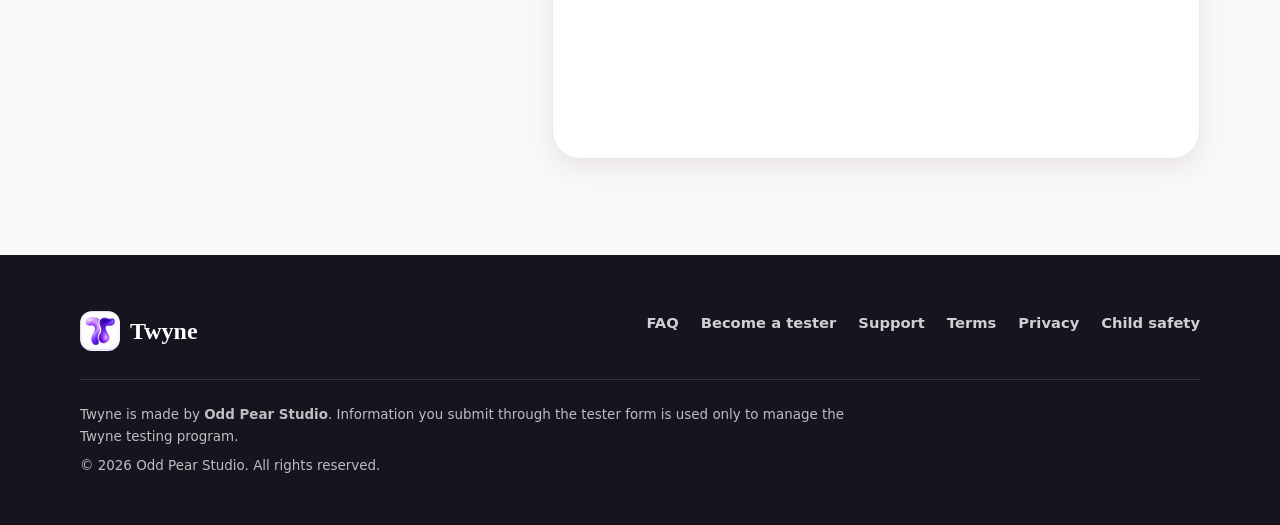
<file: testers.html>
<!doctype html>
<html lang="en">
<head>
  <meta charset="utf-8">
  <meta name="viewport" content="width=device-width, initial-scale=1">
  <title>Become a Tester — Twyne</title>
  <meta name="description" content="Help shape Twyne before launch. Sign up to be an early tester on iPhone or Android.">
  <meta name="theme-color" content="#8B5CF6">
  <link rel="canonical" href="https://twyne-dating.com/testers.html">
  <link rel="icon" href="assets/icon-192.png">
  <link rel="apple-touch-icon" href="assets/icon-192.png">
  <link rel="stylesheet" href="styles.css">
</head>
<body>

<header class="nav on-light">
  <div class="wrap">
    <a class="brand" href="./"><img src="assets/icon-192.png" alt="" width="40" height="40">Twyne</a>
    <nav class="nav-links" aria-label="Main">
      <a href="./#how">How it works</a>
      <a href="faq.html">FAQ</a>
      <a href="support">Support</a>
      <a class="cta" href="testers.html" aria-current="page">Become a tester</a>
    </nav>
  </div>
</header>

<main>
  <div class="page-head">
    <div class="wrap">
      <span class="eyebrow">Early access</span>
      <h1>Help us build Twyne.</h1>
      <p>We’re inviting a small group of testers to try the app before launch, find the rough edges, and tell us what would make it better.</p>
    </div>
  </div>

  <div class="wrap tester-grid">
    <aside>
      <h2 style="font-size:1.6rem">What testers get</h2>
      <ul class="perks">
        <li>Early access to Twyne on iPhone or Android</li>
        <li>A direct line to the team: your feedback shapes what we build</li>
        <li>First dibs when we open in your city</li>
      </ul>
      <h2 style="font-size:1.6rem">What we ask</h2>
      <ul class="perks">
        <li>Use the app for a few minutes at a time and tell us what you think</li>
        <li>Report anything confusing or broken</li>
        <li>Be 18 or older</li>
      </ul>
      <p style="color:var(--muted);font-size:.92rem">Questions first? See the <a href="faq.html">FAQ</a>.</p>
    </aside>

    <div class="form-card">
      <!--
        TO EMBED THE GOOGLE FORM:
        In Google Forms: Send → "<>" (embed) tab → copy the URL inside src="…" (looks like
        https://docs.google.com/forms/d/e/XXXX/viewform?embedded=true) and paste it into data-form-url below.
      -->
      <div id="form-mount" data-form-url="https://docs.google.com/forms/d/e/1FAIpQLScZEXV5930tGV2BI3R9Y85a-NtF6fmg6A4lTN-C1FkbpoA6Vw/viewform?embedded=true">
        <div class="form-placeholder">
          <h3>Sign-up form coming online shortly</h3>
          <p>We’re putting the finishing touches on the tester form. Check back soon!</p>
        </div>
      </div>
    </div>
  </div>
</main>

<footer class="footer">
  <div class="wrap">
    <div class="top">
      <a class="brand" href="./"><img src="assets/icon-192.png" alt="" width="40" height="40">Twyne</a>
      <nav aria-label="Footer"><a href="faq.html">FAQ</a><a href="testers.html">Become a tester</a><a href="support">Support</a><a href="terms">Terms</a><a href="privacy">Privacy</a><a href="child-safety">Child safety</a></nav>
    </div>
    <div class="fine">
      <p>Twyne is made by <strong>Odd Pear Studio</strong>. Information you submit through the tester form is used only to manage the Twyne testing program.</p>
      <p>&copy; <span id="yr">2026</span> Odd Pear Studio. All rights reserved.</p>
    </div>
  </div>
</footer>

<script src="script.js"></script>
<script>document.getElementById('yr').textContent = new Date().getFullYear();</script>
</body>
</html>
</file>
<file: styles.css>
/* Twyne marketing site — theme tokens mirror mobile-app/src/theme/tokens.ts */
:root {
  --bg: #FAF8F6;
  --surface: #FFFFFF;
  --sand: #E8DCCB;
  --sand-soft: #F3EDE5;
  --text: #1F1F24;
  --muted: #6E6875;
  --primary: #8B5CF6;
  --primary-press: #6D28D9;
  --border: #ECE8E4;
  --ink: #17131F;
  --success: #3FAF75;
  --radius-card: 28px;
  --radius-btn: 22px;
  --shadow: 0 8px 24px rgba(23, 19, 31, 0.08);
  --shadow-lg: 0 30px 80px rgba(23, 19, 31, 0.28);
  --serif: "Iowan Old Style", "Palatino Linotype", Palatino, Georgia, "Times New Roman", serif;
  --sans: system-ui, -apple-system, "Segoe UI", Roboto, "Helvetica Neue", Arial, sans-serif;
}

* { box-sizing: border-box; }
html { scroll-behavior: smooth; -webkit-text-size-adjust: 100%; text-size-adjust: 100%; }
body {
  margin: 0;
  font-family: var(--sans);
  color: var(--text);
  background: var(--bg);
  line-height: 1.6;
  -webkit-font-smoothing: antialiased;
}
img, svg { max-width: 100%; display: block; }
a { color: var(--primary-press); }
h1, h2, h3 { font-family: var(--serif); line-height: 1.12; margin: 0 0 .5em; letter-spacing: -0.01em; }
p { margin: 0 0 1em; }

.wrap { width: min(1120px, 100% - 40px); margin-inline: auto; }
.eyebrow {
  display: inline-block; font-size: .78rem; font-weight: 700; letter-spacing: .14em; text-transform: uppercase;
  color: var(--primary-press); background: rgba(139, 92, 246, .12); padding: .4em .9em; border-radius: 999px; margin-bottom: 1em;
}

/* ---------- Nav ---------- */
.nav { position: absolute; inset: 0 0 auto 0; z-index: 10; padding: 18px 0; }
.nav .wrap { display: flex; align-items: center; justify-content: space-between; gap: 12px; flex-wrap: nowrap; }
.nav .brand { min-width: 0; flex: 0 1 auto; }
.nav-links { flex: none; }
.brand { display: flex; align-items: center; gap: 10px; text-decoration: none; color: inherit; font-family: var(--serif); font-size: 1.5rem; font-weight: 700; }
.brand img { width: 40px; height: 40px; border-radius: 12px; }
.nav-links { display: flex; align-items: center; gap: 6px; }
.nav-links a { white-space: nowrap; text-decoration: none; color: inherit; font-weight: 600; font-size: .95rem; padding: .55em .95em; border-radius: 999px; }
.nav-links a:hover { background: rgba(139, 92, 246, .14); }
.nav-links a.cta { background: var(--primary); color: #fff; }
.nav-links a.cta:hover { background: var(--primary-press); }
.nav.on-dark { color: #fff; }
.nav.on-dark .nav-links a:hover { background: rgba(255, 255, 255, .14); }
.nav.on-light { position: relative; background: var(--bg); border-bottom: 1px solid var(--border); }

/* ---------- Hero ---------- */
.hero {
  position: relative; overflow: hidden; color: #fff; padding: 150px 0 110px;
  background:
    radial-gradient(900px 520px at 85% 15%, rgba(167, 128, 255, .55), transparent 60%),
    radial-gradient(700px 500px at 0% 100%, rgba(109, 40, 217, .65), transparent 60%),
    linear-gradient(160deg, #2a1259 0%, #17131F 70%);
}
.hero .wrap { display: grid; grid-template-columns: 1.05fr .95fr; gap: 56px; align-items: center; }
.hero h1 { font-size: clamp(2.6rem, 6vw, 4.6rem); margin-bottom: .35em; }
.hero h1 em { font-style: italic; color: #D9C8FF; }
.hero .lead { font-size: 1.2rem; color: rgba(255, 255, 255, .82); max-width: 34em; }
.hero .eyebrow { background: rgba(255, 255, 255, .14); color: #E9DEFF; }

.stores { display: flex; flex-wrap: wrap; gap: 14px; margin: 28px 0 14px; }
.store {
  position: relative; display: inline-flex; align-items: center; gap: 12px; padding: 11px 22px 11px 16px; min-width: 190px;
  background: #000; color: #fff; text-decoration: none; border-radius: 16px; border: 1px solid rgba(255, 255, 255, .35);
  transition: transform .2s, box-shadow .2s;
}
.store:hover { transform: translateY(-2px); box-shadow: 0 10px 30px rgba(0, 0, 0, .35); }
.store svg { width: 30px; height: 30px; flex: none; }
.store small { display: block; font-size: .68rem; letter-spacing: .04em; opacity: .85; line-height: 1.1; }
.store strong { display: block; font-size: 1.2rem; line-height: 1.15; font-weight: 600; }
.store .soon {
  position: absolute; top: -9px; right: -8px; background: var(--sand); color: var(--ink); font-size: .66rem; font-weight: 800;
  letter-spacing: .08em; text-transform: uppercase; padding: .25em .7em; border-radius: 999px;
}
.web-soon { font-size: .92rem; color: rgba(255, 255, 255, .72); }
.web-soon b { color: #fff; }

.hero-art { position: relative; }
.photo-card {
  position: relative; border-radius: 40px; overflow: hidden; box-shadow: var(--shadow-lg); border: 6px solid rgba(255, 255, 255, .18);
  aspect-ratio: 5 / 6; background: var(--sand);
}
.photo-card img { width: 100%; height: 100%; object-fit: cover; }
.chip {
  position: absolute; background: var(--surface); color: var(--text); border-radius: 18px; padding: 12px 16px; font-size: .88rem;
  box-shadow: var(--shadow-lg); display: flex; align-items: center; gap: 10px; font-weight: 600; max-width: 250px;
}
.chip .dot { width: 34px; height: 34px; border-radius: 50%; display: grid; place-items: center; background: rgba(139, 92, 246, .14); flex: none; }
.chip small { display: block; font-weight: 400; color: var(--muted); font-size: .78rem; }
.chip.c1 { left: -34px; top: 14%; animation: float 6s ease-in-out infinite; }
.chip.c2 { right: -22px; bottom: 16%; animation: float 7s ease-in-out -2s infinite; }
@keyframes float { 50% { transform: translateY(-10px); } }

/* ---------- Sections ---------- */
section { padding: 96px 0; }
.center { text-align: center; }
.section-head { max-width: 40em; margin: 0 auto 56px; text-align: center; }
.section-head h2 { font-size: clamp(2rem, 4vw, 3rem); }
.section-head p { color: var(--muted); font-size: 1.1rem; }

.cards { display: grid; grid-template-columns: repeat(3, 1fr); gap: 24px; }
.card {
  background: var(--surface); border: 1px solid var(--border); border-radius: var(--radius-card); padding: 32px 28px; box-shadow: var(--shadow);
  transition: transform .25s, box-shadow .25s;
}
.card:hover { transform: translateY(-4px); box-shadow: 0 16px 40px rgba(139, 92, 246, .16); }
.card .icon { width: 56px; height: 56px; border-radius: 18px; display: grid; place-items: center; background: linear-gradient(135deg, #A78BFA, var(--primary-press)); margin-bottom: 20px; }
.card .icon svg { width: 28px; height: 28px; stroke: #fff; fill: none; stroke-width: 1.8; stroke-linecap: round; stroke-linejoin: round; }
.card h3 { font-size: 1.35rem; }
.card p { color: var(--muted); margin: 0; }

.steps { background: var(--sand-soft); }
.step-list { display: grid; grid-template-columns: repeat(4, 1fr); gap: 24px; counter-reset: s; }
.step { position: relative; padding-top: 64px; }
.step::before {
  counter-increment: s; content: counter(s); position: absolute; top: 0; left: 0; width: 48px; height: 48px; border-radius: 50%;
  background: var(--ink); color: #fff; display: grid; place-items: center; font-family: var(--serif); font-size: 1.4rem;
}
.step h3 { font-size: 1.2rem; }
.step p { color: var(--muted); font-size: .97rem; }

.band {
  background: linear-gradient(135deg, var(--primary-press), #4c1d95 60%, var(--ink)); color: #fff; border-radius: 40px; padding: 64px 48px;
  display: grid; grid-template-columns: 1.2fr .8fr; gap: 32px; align-items: center; position: relative; overflow: hidden;
}
.band h2 { font-size: clamp(1.8rem, 3.6vw, 2.8rem); }
.band p { color: rgba(255, 255, 255, .82); }
.band .actions { display: flex; flex-wrap: wrap; gap: 12px; justify-content: flex-end; }

.btn {
  display: inline-block; text-decoration: none; font-weight: 700; padding: .95em 1.7em; border-radius: var(--radius-btn);
  background: var(--primary); color: #fff; transition: background .2s, transform .2s; border: 0; cursor: pointer; font-size: 1rem;
}
.btn:hover { background: var(--primary-press); transform: translateY(-1px); }
.btn.light { background: #fff; color: var(--ink); }
.btn.light:hover { background: var(--sand); }
.btn.ghost { background: transparent; color: #fff; border: 1.5px solid rgba(255, 255, 255, .55); }
.btn.ghost:hover { background: rgba(255, 255, 255, .12); }

/* ---------- Page header (inner pages) ---------- */
.page-head { padding: 72px 0 40px; text-align: center; background: linear-gradient(180deg, var(--sand-soft), var(--bg)); }
.page-head h1 { font-size: clamp(2.2rem, 5vw, 3.6rem); }
.page-head p { color: var(--muted); font-size: 1.15rem; max-width: 36em; margin-inline: auto; }

/* ---------- FAQ ---------- */
.faq-wrap { max-width: 800px; margin-inline: auto; padding-bottom: 96px; }
.faq-group { margin: 48px 0 14px; font-size: 1.5rem; }
details {
  background: var(--surface); border: 1px solid var(--border); border-radius: 22px; margin-bottom: 12px; box-shadow: var(--shadow); overflow: hidden;
  transition: border-color .2s;
}
details[open] { border-color: var(--primary); }
summary {
  list-style: none; cursor: pointer; padding: 20px 24px; font-weight: 650; font-size: 1.05rem; display: flex; justify-content: space-between; align-items: center; gap: 16px;
}
summary::-webkit-details-marker { display: none; }
summary::after {
  content: ""; flex: none; width: 12px; height: 12px; border-right: 2.5px solid var(--primary); border-bottom: 2.5px solid var(--primary);
  transform: rotate(45deg); transition: transform .25s; margin-top: -4px;
}
details[open] summary::after { transform: rotate(-135deg); margin-top: 4px; }
summary:focus-visible, .btn:focus-visible, a:focus-visible { outline: 3px solid var(--primary); outline-offset: 2px; }
details .answer { padding: 0 24px 22px; color: var(--muted); }
details .answer p:last-child { margin-bottom: 0; }
.faq-tools { display: flex; justify-content: flex-end; margin-top: 8px; }
.linkbtn { background: none; border: 0; color: var(--primary-press); font-weight: 600; cursor: pointer; font-size: .95rem; }

/* ---------- Testers ---------- */
.tester-grid { display: grid; grid-template-columns: .8fr 1.2fr; gap: 40px; align-items: start; padding-bottom: 96px; }
.perks { list-style: none; margin: 0 0 24px; padding: 0; }
.perks li { display: flex; gap: 12px; padding: 10px 0; }
.perks li::before {
  content: "✓"; flex: none; width: 26px; height: 26px; border-radius: 50%; background: rgba(63, 175, 117, .16); color: var(--success);
  display: grid; place-items: center; font-weight: 800; font-size: .85rem; margin-top: 2px;
}
.form-card { background: var(--surface); border: 1px solid var(--border); border-radius: var(--radius-card); box-shadow: var(--shadow); padding: 12px; overflow: hidden; }
.form-card iframe { width: 100%; height: 1330px; border: 0; border-radius: 20px; display: block; }
.form-placeholder { padding: 64px 32px; text-align: center; color: var(--muted); }
.form-placeholder h3 { color: var(--text); }

/* ---------- Footer ---------- */
.footer { background: var(--ink); color: rgba(255, 255, 255, .72); padding: 56px 0 40px; font-size: .92rem; }
.footer .top { display: flex; flex-wrap: wrap; justify-content: space-between; gap: 24px; margin-bottom: 28px; }
.footer .brand { color: #fff; }
.footer nav a { color: rgba(255, 255, 255, .8); margin-left: 22px; text-decoration: none; font-weight: 600; }
.footer nav a:hover { color: #fff; }
.footer .fine { border-top: 1px solid rgba(255, 255, 255, .14); padding-top: 24px; font-size: .84rem; }
.footer .fine p { margin: 0 0 .6em; max-width: 60em; }
.footer .fine a { color: #D9C8FF; }

/* ---------- Reveal ---------- */
.reveal { opacity: 0; transform: translateY(24px); transition: opacity .7s, transform .7s; }
.reveal.in { opacity: 1; transform: none; }
@media (prefers-reduced-motion: reduce) {
  .reveal { opacity: 1; transform: none; transition: none; }
  .chip { animation: none !important; }
  html { scroll-behavior: auto; }
}

/* ---------- Responsive ---------- */
@media (max-width: 900px) {
  .hero { padding: 120px 0 80px; }
  .hero .wrap { grid-template-columns: 1fr; gap: 48px; }
  .hero-art { max-width: 440px; margin-inline: auto; }
  .chip.c1 { left: -8px; } .chip.c2 { right: -8px; }
  .cards { grid-template-columns: 1fr; }
  .step-list { grid-template-columns: 1fr 1fr; }
  .band { grid-template-columns: 1fr; padding: 44px 28px; }
  .band .actions { justify-content: flex-start; }
  .tester-grid { grid-template-columns: 1fr; }
  section { padding: 72px 0; }
}
@media (max-width: 560px) {
  .step-list { grid-template-columns: 1fr; }
  .nav-links a:not(.cta) { display: none; }
  .brand { font-size: 1.25rem; gap: 8px; }
  .brand img { width: 34px; height: 34px; border-radius: 10px; }
  .nav-links a.cta { font-size: .88rem; padding: .5em .9em; }
  .store { flex: 1 1 100%; }
  .footer nav a { margin: 0 18px 0 0; }
}

/* ---------- Support ---------- */
.support-wrap { max-width: 800px; margin-inline: auto; padding-bottom: 96px; }
.support-cards { display: grid; grid-template-columns: repeat(auto-fit, minmax(220px, 1fr)); gap: 16px; margin-top: 8px; }
.support-card { display: block; background: var(--surface); border: 1px solid var(--border); border-radius: var(--radius-card); box-shadow: var(--shadow); padding: 22px 24px; text-decoration: none; color: inherit; transition: border-color .2s, transform .2s; }
.support-card:hover { border-color: var(--primary); transform: translateY(-2px); }
.support-card h2 { font-size: 1.2rem; margin: 0 0 .4em; }
.support-card p { margin: 0; color: var(--muted); font-size: .96rem; }
.delete-box { background: var(--surface); border: 1px solid var(--border); border-radius: var(--radius-card); box-shadow: var(--shadow); padding: 28px; }
.delete-box h3 { margin-top: 0; }
.delete-box h3:not(:first-child) { margin-top: 1.8em; }
.delete-box p, .delete-box li { color: var(--muted); }
.support-form label { display: block; font-weight: 600; margin: 16px 0 6px; }
.support-form .opt { color: var(--muted); font-weight: 400; }
.support-form input, .support-form textarea { width: 100%; font: inherit; padding: .7em .9em; border: 1.5px solid var(--border); border-radius: 14px; background: var(--bg); color: var(--text); }
.support-form input:focus-visible, .support-form textarea:focus-visible { outline: 3px solid var(--primary); outline-offset: 1px; }
.support-form .btn { margin-top: 18px; border: 0; cursor: pointer; font: inherit; font-weight: 700; }
.form-msg { color: #B3261E; font-weight: 600; margin: 12px 0 0; }
.form-note { font-size: .88rem; margin-top: 14px; }
.support-legal { text-align: center; color: var(--muted); margin-top: 40px; }

/* ---------- Screenshot showcase ---------- */
.shot { border-radius: 28px; overflow: hidden; box-shadow: var(--shadow-lg); max-width: 280px; margin: 0 auto; border: 1px solid rgba(23, 19, 31, .06); }
.shot img { width: 100%; height: auto; display: block; }

.showcase { padding: 48px 0; }
.showcase .wrap { display: grid; grid-template-columns: .9fr 1.1fr; gap: 56px; align-items: center; }
.showcase .shot-col { order: 1; }
.showcase .text-col { order: 2; }
.showcase.flip .shot-col { order: 2; }
.showcase.flip .text-col { order: 1; }
.showcase h3 { font-size: 1.6rem; }
.showcase .text-col p { color: var(--muted); font-size: 1.08rem; max-width: 30em; }

.showcase-banner { padding: 16px 0 72px; text-align: center; }
.showcase-banner .shot { max-width: 320px; }
.showcase-banner .caption { margin-top: 22px; color: var(--muted); font-size: 1.05rem; max-width: 34em; margin-inline: auto; }
.showcase-banner .caption b { color: var(--text); }

@media (max-width: 900px) {
  .showcase .wrap { grid-template-columns: 1fr; text-align: center; gap: 28px; }
  .showcase .shot-col, .showcase.flip .shot-col { order: 1; }
  .showcase .text-col, .showcase.flip .text-col { order: 2; }
  .showcase .text-col p { margin-inline: auto; }
  .showcase { padding: 32px 0; }
}

/* ---------- Legal ---------- */
.legal { max-width: 800px; padding-bottom: 96px; }
.legal h2 { font-size: 1.4rem; margin: 2em 0 .5em; }
.legal li { margin-bottom: .45em; }

.support-form select { width: 100%; font: inherit; padding: .7em .9em; border: 1.5px solid var(--border); border-radius: 14px; background: var(--bg); color: var(--text); }
.support-form select:focus-visible { outline: 3px solid var(--primary); outline-offset: 1px; }
.support-form .hp { position: absolute; left: -9999px; width: 1px; height: 1px; overflow: hidden; }
.form-success { text-align: center; padding: 24px 8px; }
.form-success h3 { margin: 0 0 .4em; }
.form-success p { margin: 0; color: var(--muted); }

.deletion-note { background: var(--sand-soft); border: 1px solid var(--sand); border-radius: 18px; padding: 4px 18px; margin-top: 16px; }
.deletion-note[hidden], [data-subject-row][hidden] { display: none; }
.deletion-note p { margin: .8em 0; color: var(--text); font-size: .95rem; }
</file>
